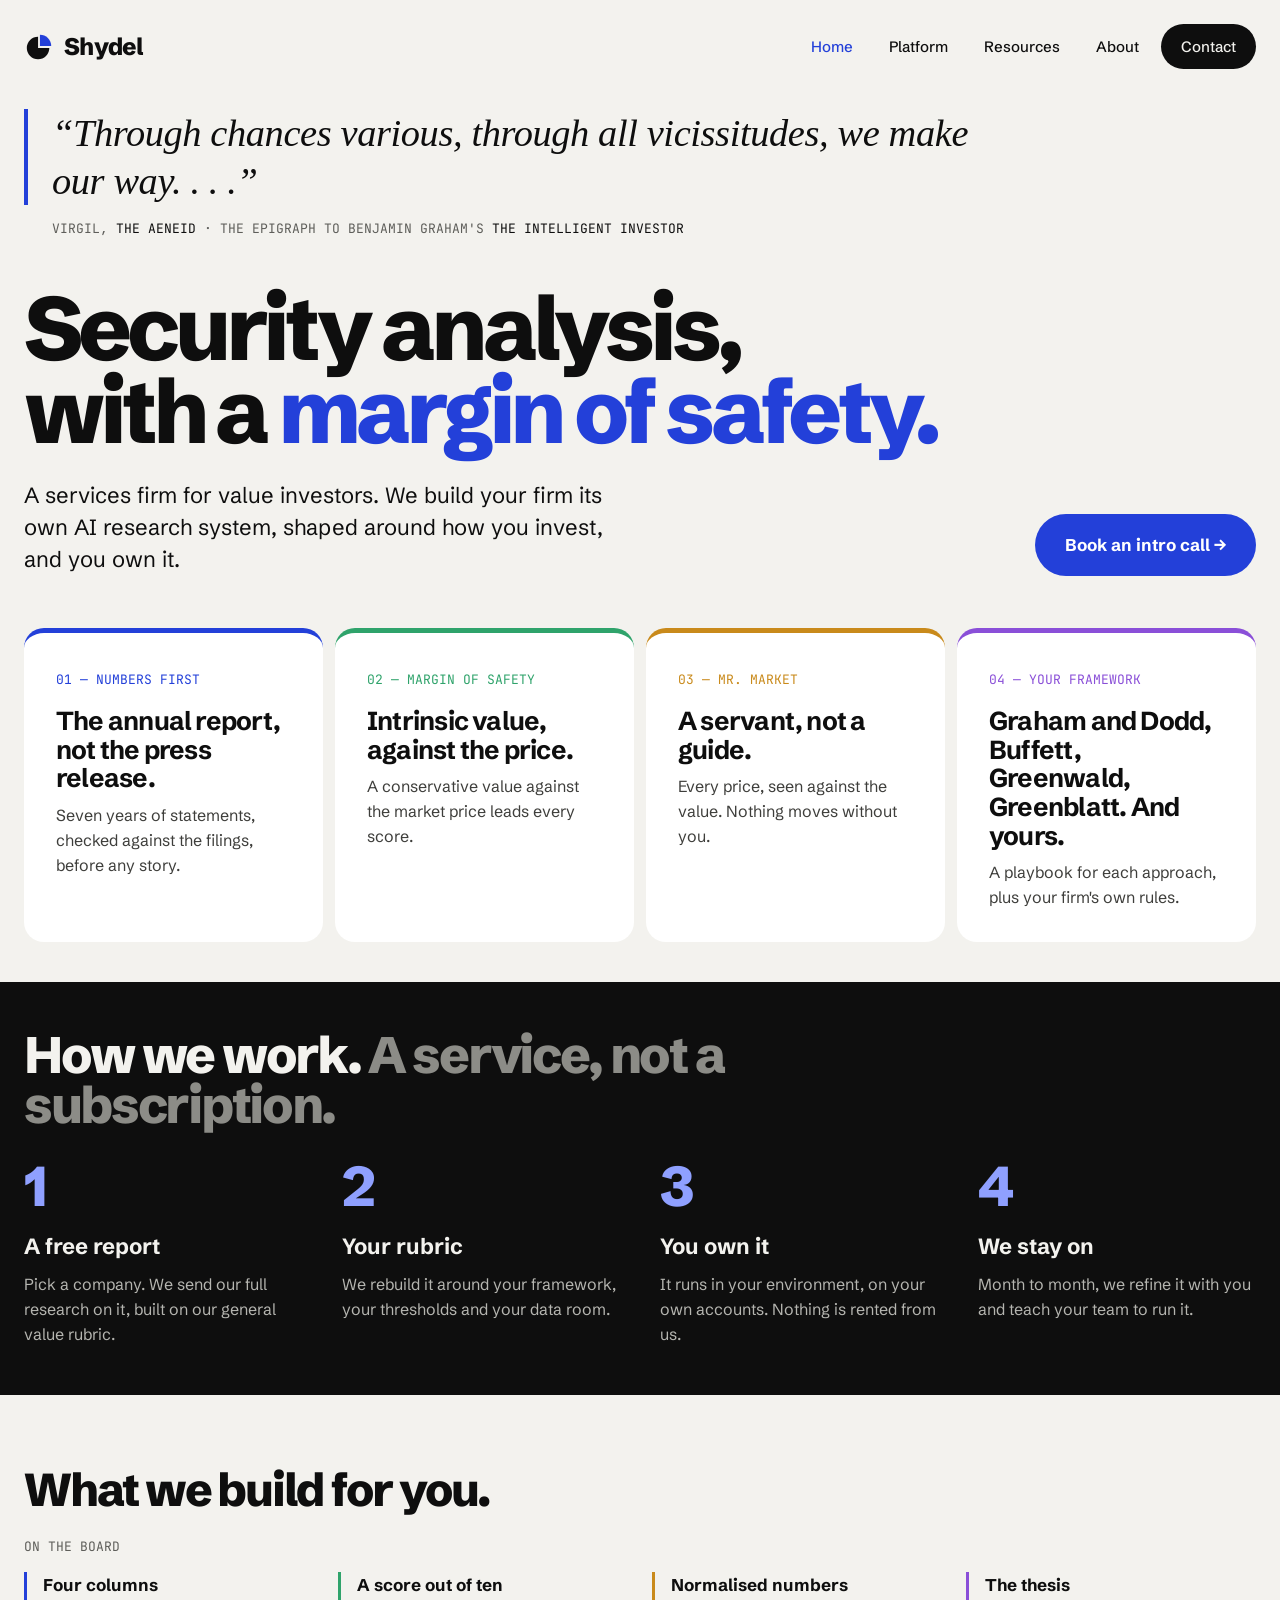
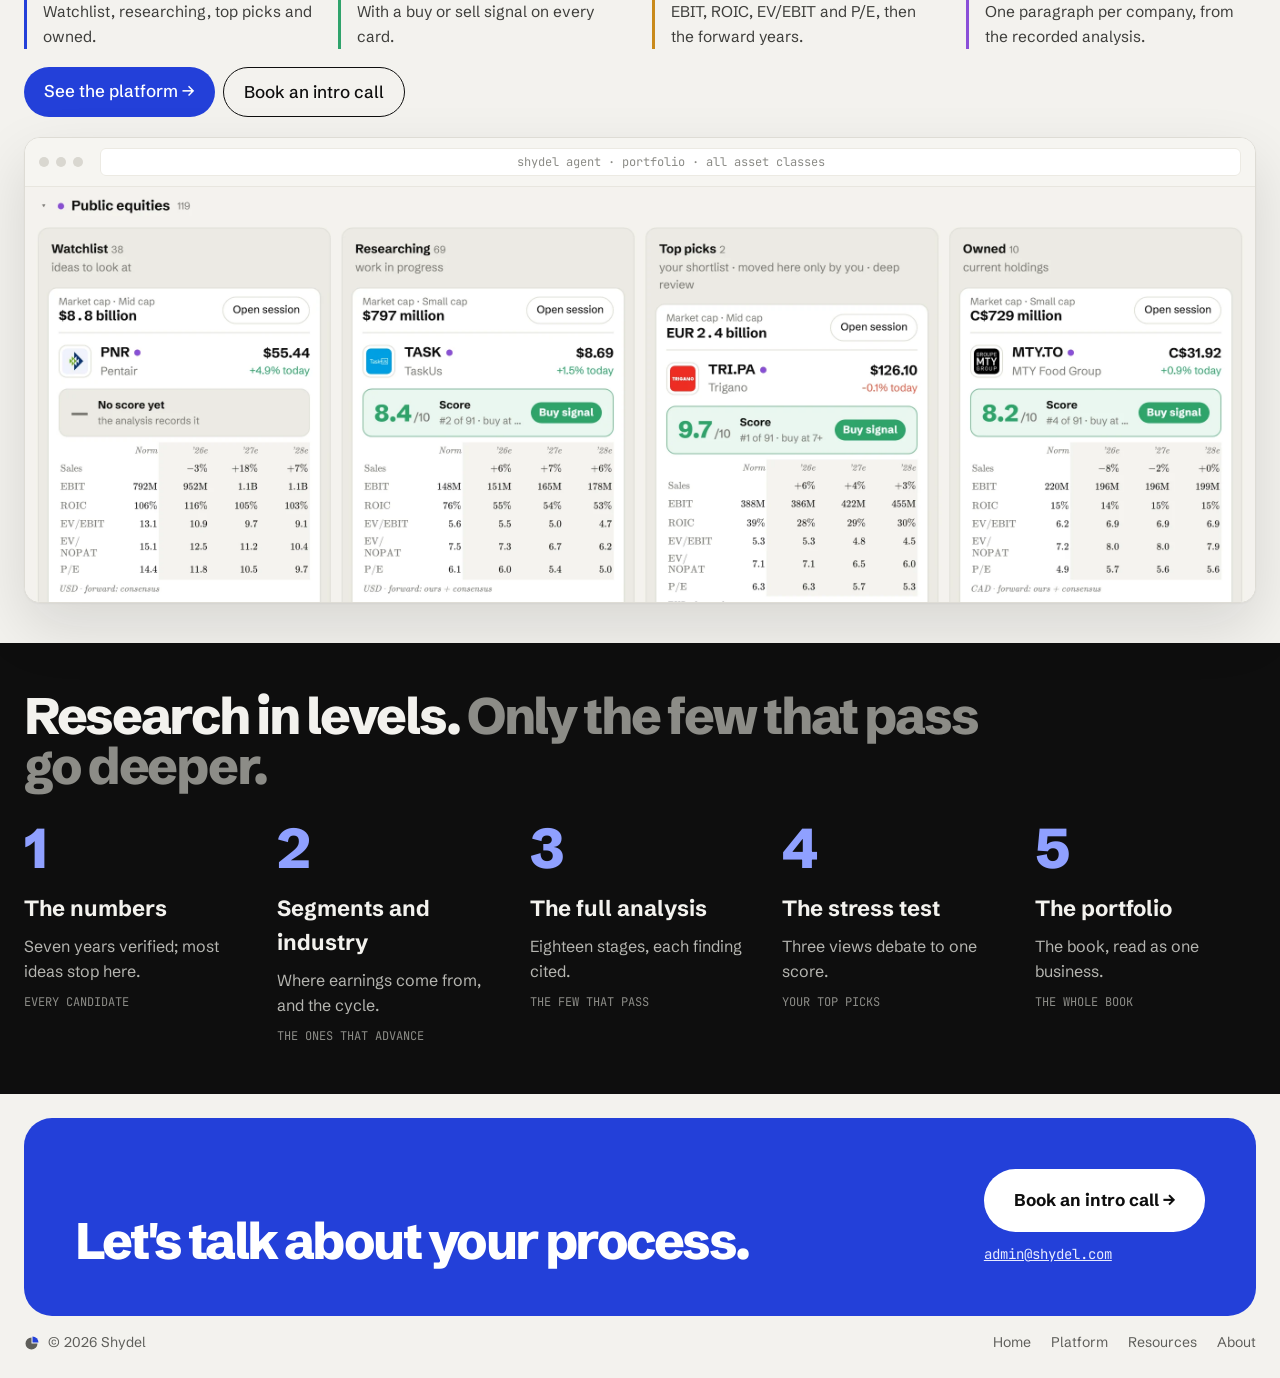
<file: index.html>
<!doctype html>
<html lang="en">
<head>
  <meta charset="utf-8">
  <meta name="viewport" content="width=device-width, initial-scale=1">
  <title>Shydel — AI research systems, built for value investors</title>
  <meta name="description" content="Shydel is a services firm for value investors: we build your firm its own AI research system, shaped around your framework and rules, and you own it. Verified numbers first, an explicit margin of safety on every name.">
  <link rel="icon" href="assets/favicon.svg" type="image/svg+xml">
  <link rel="apple-touch-icon" href="assets/apple-touch-icon.png">
  <meta property="og:type" content="website">
  <meta property="og:site_name" content="Shydel">
  <meta property="og:title" content="Shydel — AI research systems, built for value investors">
  <meta property="og:description" content="Shydel is a services firm for value investors: we build your firm its own AI research system, shaped around your framework and rules, and you own it. Verified numbers first, an explicit margin of safety on every name.">
  <meta property="og:url" content="https://www.shydel.com/index.html">
  <meta property="og:image" content="https://www.shydel.com/assets/og-image.png">
  <meta property="og:image:width" content="1200">
  <meta property="og:image:height" content="630">
  <meta name="twitter:card" content="summary_large_image">
  <link rel="preconnect" href="https://fonts.googleapis.com">
  <link rel="preconnect" href="https://fonts.gstatic.com" crossorigin>
  <link href="https://fonts.googleapis.com/css2?family=Schibsted+Grotesk:wght@400;500;700;800&family=JetBrains+Mono:wght@400;500&display=swap" rel="stylesheet">
  <script>document.documentElement.className += " js";</script>
  <link rel="stylesheet" href="styles.css">
</head>
<body>

<header class="wrap header">
  <a href="index.html" class="logo"><svg class="logo-mark" viewBox="0 0 64 64" aria-hidden="true"><path d="M30.0 34.0 L54.0 34.0 A24.0 24.0 0 1 1 30.0 10.0 Z" fill="currentColor"/><path d="M34.0 30.0 L34.0 6.0 A24.0 24.0 0 0 1 58.0 30.0 Z" fill="#2340D9"/></svg>Shydel</a>
  <nav class="nav">
    <a href="index.html" class="nav-link nav-keep" aria-current="page">Home</a>
    <a href="platform.html" class="nav-link nav-keep">Platform</a>
    <a href="resources.html" class="nav-link nav-keep">Resources</a>
    <a href="about.html" class="nav-link nav-keep">About</a>
    <a href="#contact" class="pill pill-dark">Contact</a>
  </nav>
</header>

<main>
  <figure class="wrap epigraph">
    <blockquote>“Through chances various, through all vicissitudes, we make our way. . . .”</blockquote>
    <figcaption>Virgil, <cite>The Aeneid</cite> · the epigraph to Benjamin Graham's <cite>The Intelligent Investor</cite></figcaption>
  </figure>

  <section class="wrap hero">
    <h1>Security analysis,<br>with a <span class="accent">margin of safety.</span></h1>
    <div class="hero-foot">
      <p class="lede">A services firm for value investors. We build your firm its own AI research system, shaped around how you invest, and you own it.</p>
      <a href="https://bookings.cloud.microsoft/book/Shydel1@shydel.com/" target="_blank" rel="noopener" class="pill pill-accent pill-lg">Book an intro call →</a>
    </div>
  </section>

  <section class="wrap principles">
    <div class="use-grid">
      <article class="use" style="--c: var(--pe)">
        <span class="tag">01 — Numbers first</span>
        <h3>The annual report, not the press release.</h3>
        <p>Seven years of statements, checked against the filings, before any story.</p>
      </article>
      <article class="use" style="--c: var(--re)">
        <span class="tag">02 — Margin of safety</span>
        <h3>Intrinsic value, against the price.</h3>
        <p>A conservative value against the market price leads every score.</p>
      </article>
      <article class="use" style="--c: var(--fi)">
        <span class="tag">03 — Mr. Market</span>
        <h3>A servant, not a guide.</h3>
        <p>Every price, seen against the value. Nothing moves without you.</p>
      </article>
      <article class="use" style="--c: var(--eq)">
        <span class="tag">04 — Your framework</span>
        <h3>Graham and Dodd, Buffett, Greenwald, Greenblatt. And yours.</h3>
        <p>A playbook for each approach, plus your firm's own rules.</p>
      </article>
    </div>
  </section>

  <section class="approach">
    <div class="wrap">
      <h2>How we work. <span class="muted">A service, not a subscription.</span></h2>
      <ol class="steps">
        <li><span class="step-num">1</span><h3>A free report</h3><p>Pick a company. We send our full research on it, built on our general value rubric.</p></li>
        <li><span class="step-num">2</span><h3>Your rubric</h3><p>We rebuild it around your framework, your thresholds and your data room.</p></li>
        <li><span class="step-num">3</span><h3>You own it</h3><p>It runs in your environment, on your own accounts. Nothing is rented from us.</p></li>
        <li><span class="step-num">4</span><h3>We stay on</h3><p>Month to month, we refine it with you and teach your team to run it.</p></li>
      </ol>
    </div>
  </section>

  <section class="wrap meet" style="padding-top: 72px">
    <div class="section-head">
      <h2>What we build for you.</h2>
    </div>
    <div class="shot-split">
    <figure class="frame">
      <div class="frame-bar"><i></i><i></i><i></i><span class="frame-url">shydel agent · portfolio · all asset classes</span></div>
      <img src="assets/app/vi-board.webp" alt="The Shydel Agent portfolio board: the book by weight, then the public equities lane with Watchlist, Researching, Top picks and Owned columns. Each card carries a score out of ten, a buy signal and normalised EBIT, ROIC, EV/EBIT and P/E." width="1352" height="456" style="width: 1352px" loading="lazy">
    </figure>
    <aside class="legend">
      <span class="tag">On the board</span>
      <ol>
        <li style="--c: var(--pe)"><b>Four columns</b>Watchlist, researching, top picks and owned.</li>
        <li style="--c: var(--re)"><b>A score out of ten</b>With a buy or sell signal on every card.</li>
        <li style="--c: var(--fi)"><b>Normalised numbers</b>EBIT, ROIC, EV/EBIT and P/E, then the forward years.</li>
        <li style="--c: var(--eq)"><b>The thesis</b>One paragraph per company, from the recorded analysis.</li>
      </ol>
      <div class="meet-links">
      <a href="platform.html" class="pill pill-accent">See the platform →</a>
      <a href="https://bookings.cloud.microsoft/book/Shydel1@shydel.com/" target="_blank" rel="noopener" class="pill pill-outline">Book an intro call</a>
    </div>
    </aside>
    </div>
  </section>

  <section class="approach">
    <div class="wrap">
      <h2>Research in levels. <span class="muted">Only the few that pass go deeper.</span></h2>
      <ol class="steps steps-5">
        <li><span class="step-num">1</span><h3>The numbers</h3><p>Seven years verified; most ideas stop here.</p><span class="step-tag">every candidate</span></li>
        <li><span class="step-num">2</span><h3>Segments and industry</h3><p>Where earnings come from, and the cycle.</p><span class="step-tag">the ones that advance</span></li>
        <li><span class="step-num">3</span><h3>The full analysis</h3><p>Eighteen stages, each finding cited.</p><span class="step-tag">the few that pass</span></li>
        <li><span class="step-num">4</span><h3>The stress test</h3><p>Three views debate to one score.</p><span class="step-tag">your top picks</span></li>
        <li><span class="step-num">5</span><h3>The portfolio</h3><p>The book, read as one business.</p><span class="step-tag">the whole book</span></li>
      </ol>
    </div>
  </section>

  <section id="contact" class="wrap cta-gap">
    <div class="cta">
      <h2>Let's talk about your process.</h2>
      <div class="cta-side">
        <a href="https://bookings.cloud.microsoft/book/Shydel1@shydel.com/" target="_blank" rel="noopener" class="pill pill-light pill-lg">Book an intro call →</a>
        <a href="mailto:admin@shydel.com" class="cta-email">admin@shydel.com</a>
      </div>
    </div>
  </section>
</main>

<footer class="wrap footer">
  <span class="footer-brand"><svg class="footer-mark" viewBox="0 0 64 64" aria-hidden="true"><path d="M30.0 34.0 L54.0 34.0 A24.0 24.0 0 1 1 30.0 10.0 Z" fill="currentColor"/><path d="M34.0 30.0 L34.0 6.0 A24.0 24.0 0 0 1 58.0 30.0 Z" fill="#2340D9"/></svg>© 2026 Shydel</span>
  <nav class="footer-nav">
    <a href="index.html">Home</a>
    <a href="platform.html">Platform</a>
    <a href="resources.html">Resources</a>
    <a href="about.html">About</a>
  </nav>
</footer>

<script src="site.js" defer></script>
</body>
</html>
</file>
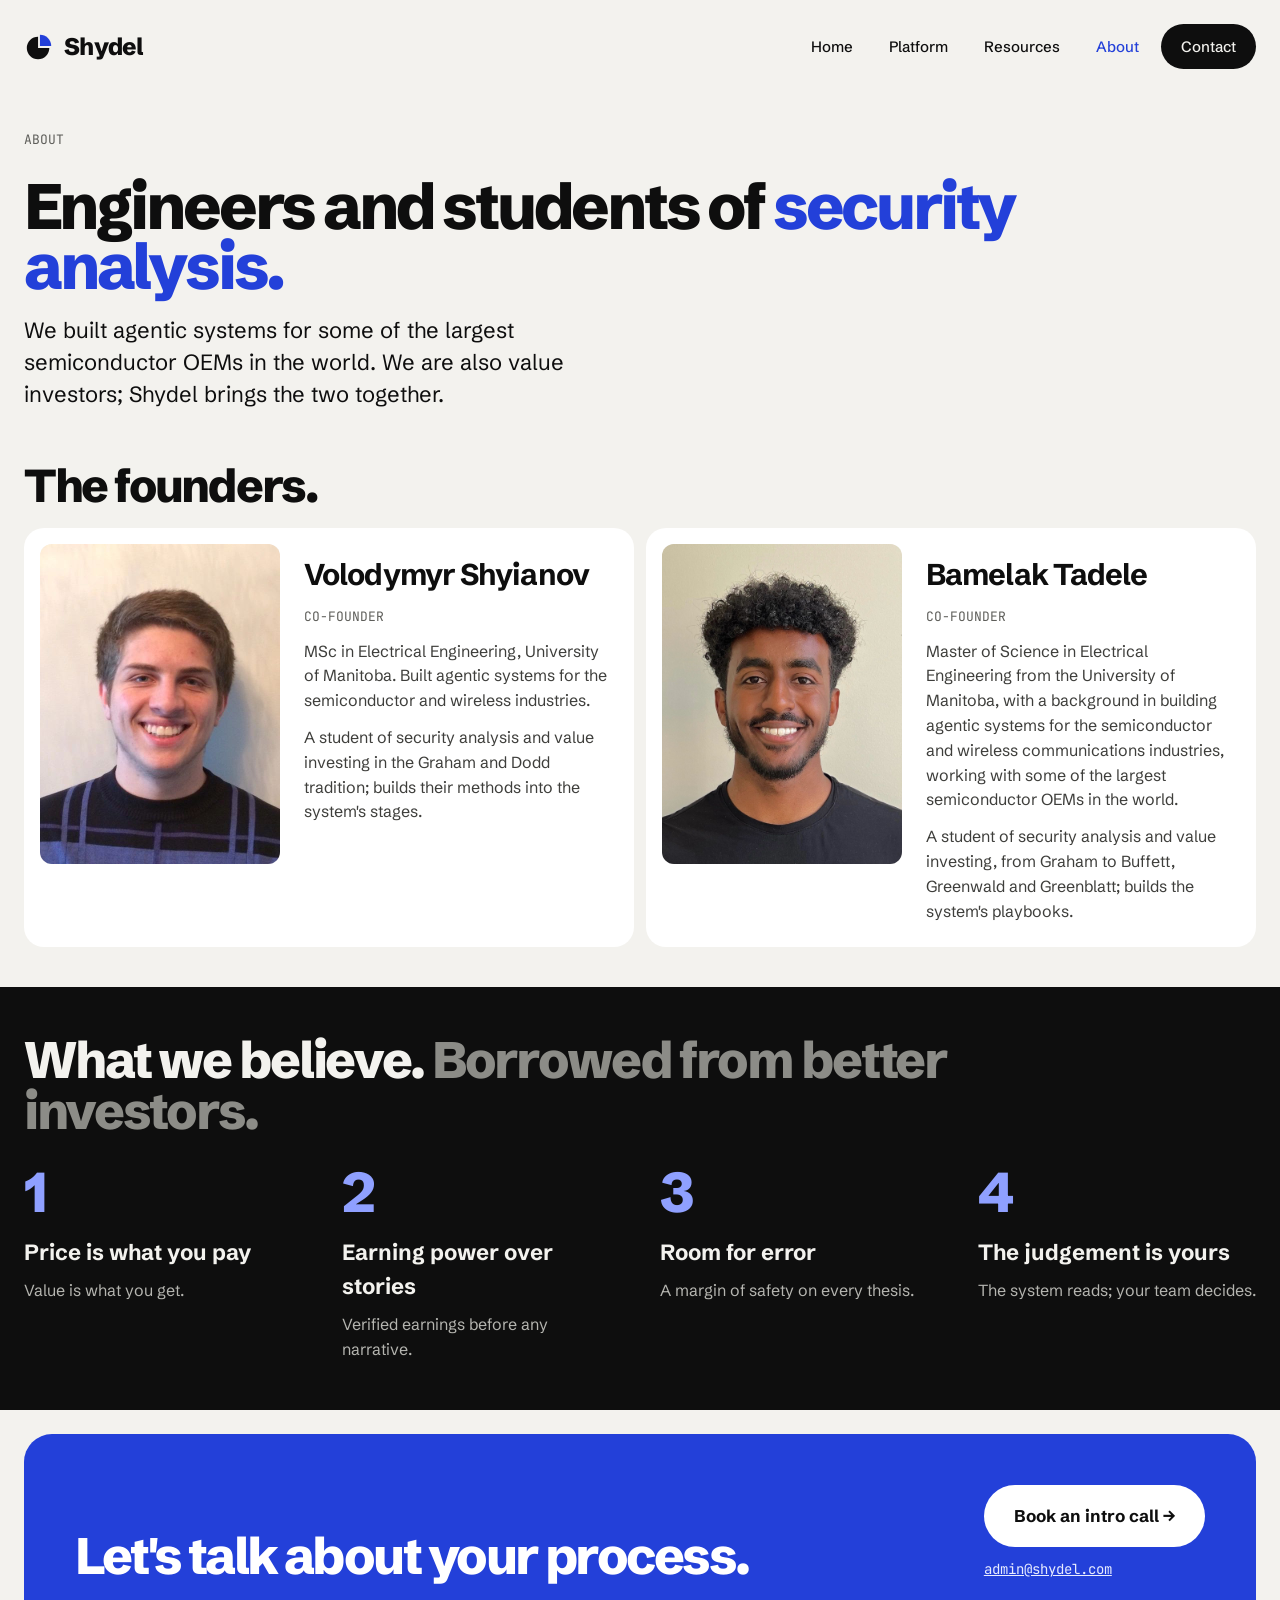
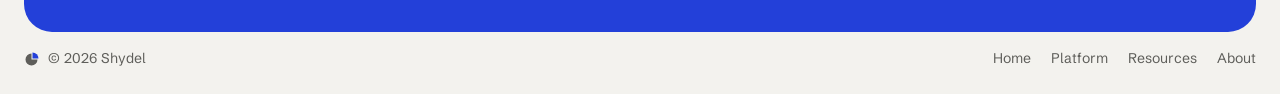
<file: about.html>
<!doctype html>
<html lang="en">
<head>
  <meta charset="utf-8">
  <meta name="viewport" content="width=device-width, initial-scale=1">
  <title>About — Shydel</title>
  <meta name="description" content="The founders of Shydel: engineers and students of security analysis and value investing, running a services firm that builds value investment firms their own AI research systems.">
  <link rel="icon" href="assets/favicon.svg" type="image/svg+xml">
  <link rel="apple-touch-icon" href="assets/apple-touch-icon.png">
  <meta property="og:type" content="website">
  <meta property="og:site_name" content="Shydel">
  <meta property="og:title" content="About — Shydel">
  <meta property="og:description" content="The founders of Shydel: engineers and students of security analysis and value investing, running a services firm that builds value investment firms their own AI research systems.">
  <meta property="og:url" content="https://www.shydel.com/about.html">
  <meta property="og:image" content="https://www.shydel.com/assets/og-image.png">
  <meta property="og:image:width" content="1200">
  <meta property="og:image:height" content="630">
  <meta name="twitter:card" content="summary_large_image">
  <link rel="preconnect" href="https://fonts.googleapis.com">
  <link rel="preconnect" href="https://fonts.gstatic.com" crossorigin>
  <link href="https://fonts.googleapis.com/css2?family=Schibsted+Grotesk:wght@400;500;700;800&family=JetBrains+Mono:wght@400;500&display=swap" rel="stylesheet">
  <link rel="stylesheet" href="styles.css">
</head>
<body>

<header class="wrap header">
  <a href="index.html" class="logo"><svg class="logo-mark" viewBox="0 0 64 64" aria-hidden="true"><path d="M30.0 34.0 L54.0 34.0 A24.0 24.0 0 1 1 30.0 10.0 Z" fill="currentColor"/><path d="M34.0 30.0 L34.0 6.0 A24.0 24.0 0 0 1 58.0 30.0 Z" fill="#2340D9"/></svg>Shydel</a>
  <nav class="nav">
    <a href="index.html" class="nav-link nav-keep">Home</a>
    <a href="platform.html" class="nav-link nav-keep">Platform</a>
    <a href="resources.html" class="nav-link nav-keep">Resources</a>
    <a href="about.html" class="nav-link nav-keep" aria-current="page">About</a>
    <a href="#contact" class="pill pill-dark">Contact</a>
  </nav>
</header>

<main>
  <section class="wrap page-hero">
    <span class="tag">About</span>
    <h1>Engineers and students of <span class="accent">security analysis.</span></h1>
    <p class="lede">We built agentic systems for some of the largest semiconductor OEMs in the world. We are also value investors; Shydel brings the two together.</p>
  </section>

  <section class="wrap team">
    <div class="section-head">
      <h2>The founders.</h2>
    </div>
    <div class="team-grid">
      <article class="person">
        <img src="assets/team/volodymyr.jpg" alt="Volodymyr Shyianov" loading="lazy">
        <div class="person-body">
          <div class="person-name"><h3>Volodymyr Shyianov</h3><span class="tag">Co-founder</span></div>
          <p>MSc in Electrical Engineering, University of Manitoba. Built agentic systems for the semiconductor and wireless industries.</p>
          <p>A student of security analysis and value investing in the Graham and Dodd tradition; builds their methods into the system's stages.</p>
        </div>
      </article>
      <article class="person">
        <img src="assets/team/bamelak.jpg" alt="Bamelak Tadele" loading="lazy">
        <div class="person-body">
          <div class="person-name"><h3>Bamelak Tadele</h3><span class="tag">Co-founder</span></div>
          <p>Master of Science in Electrical Engineering from the University of Manitoba, with a background in building agentic systems for the semiconductor and wireless communications industries, working with some of the largest semiconductor OEMs in the world.</p>
          <p>A student of security analysis and value investing, from Graham to Buffett, Greenwald and Greenblatt; builds the system's playbooks.</p>
        </div>
      </article>
    </div>
  </section>

  <section class="approach">
    <div class="wrap">
      <h2>What we believe. <span class="muted">Borrowed from better investors.</span></h2>
      <ol class="steps">
        <li><span class="step-num">1</span><h3>Price is what you pay</h3><p>Value is what you get.</p></li>
        <li><span class="step-num">2</span><h3>Earning power over stories</h3><p>Verified earnings before any narrative.</p></li>
        <li><span class="step-num">3</span><h3>Room for error</h3><p>A margin of safety on every thesis.</p></li>
        <li><span class="step-num">4</span><h3>The judgement is yours</h3><p>The system reads; your team decides.</p></li>
      </ol>
    </div>
  </section>

  <section id="contact" class="wrap cta-gap">
    <div class="cta">
      <h2>Let's talk about your process.</h2>
      <div class="cta-side">
        <a href="https://bookings.cloud.microsoft/book/Shydel1@shydel.com/" target="_blank" rel="noopener" class="pill pill-light pill-lg">Book an intro call →</a>
        <a href="mailto:admin@shydel.com" class="cta-email">admin@shydel.com</a>
      </div>
    </div>
  </section>
</main>

<footer class="wrap footer">
  <span class="footer-brand"><svg class="footer-mark" viewBox="0 0 64 64" aria-hidden="true"><path d="M30.0 34.0 L54.0 34.0 A24.0 24.0 0 1 1 30.0 10.0 Z" fill="currentColor"/><path d="M34.0 30.0 L34.0 6.0 A24.0 24.0 0 0 1 58.0 30.0 Z" fill="#2340D9"/></svg>© 2026 Shydel</span>
  <nav class="footer-nav">
    <a href="index.html">Home</a>
    <a href="platform.html">Platform</a>
    <a href="resources.html">Resources</a>
    <a href="about.html">About</a>
  </nav>
</footer>

</body>
</html>
</file>
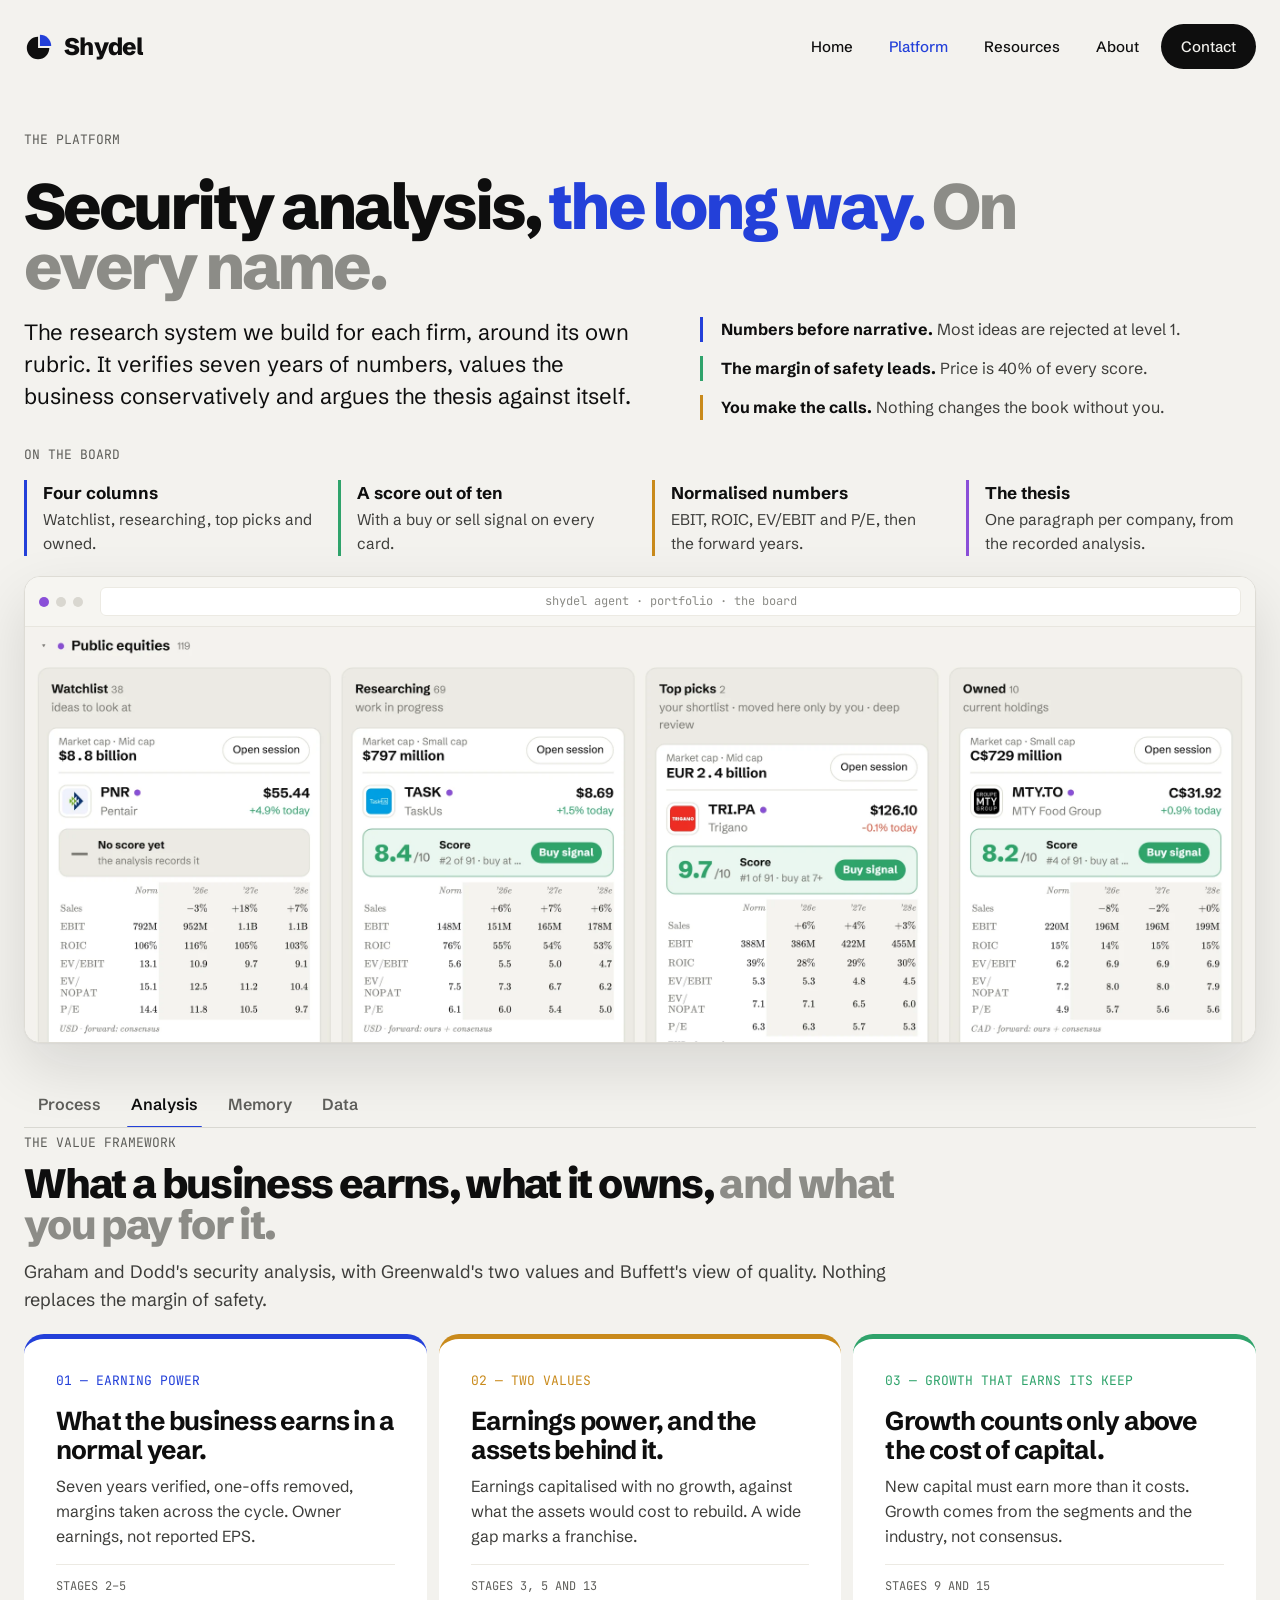
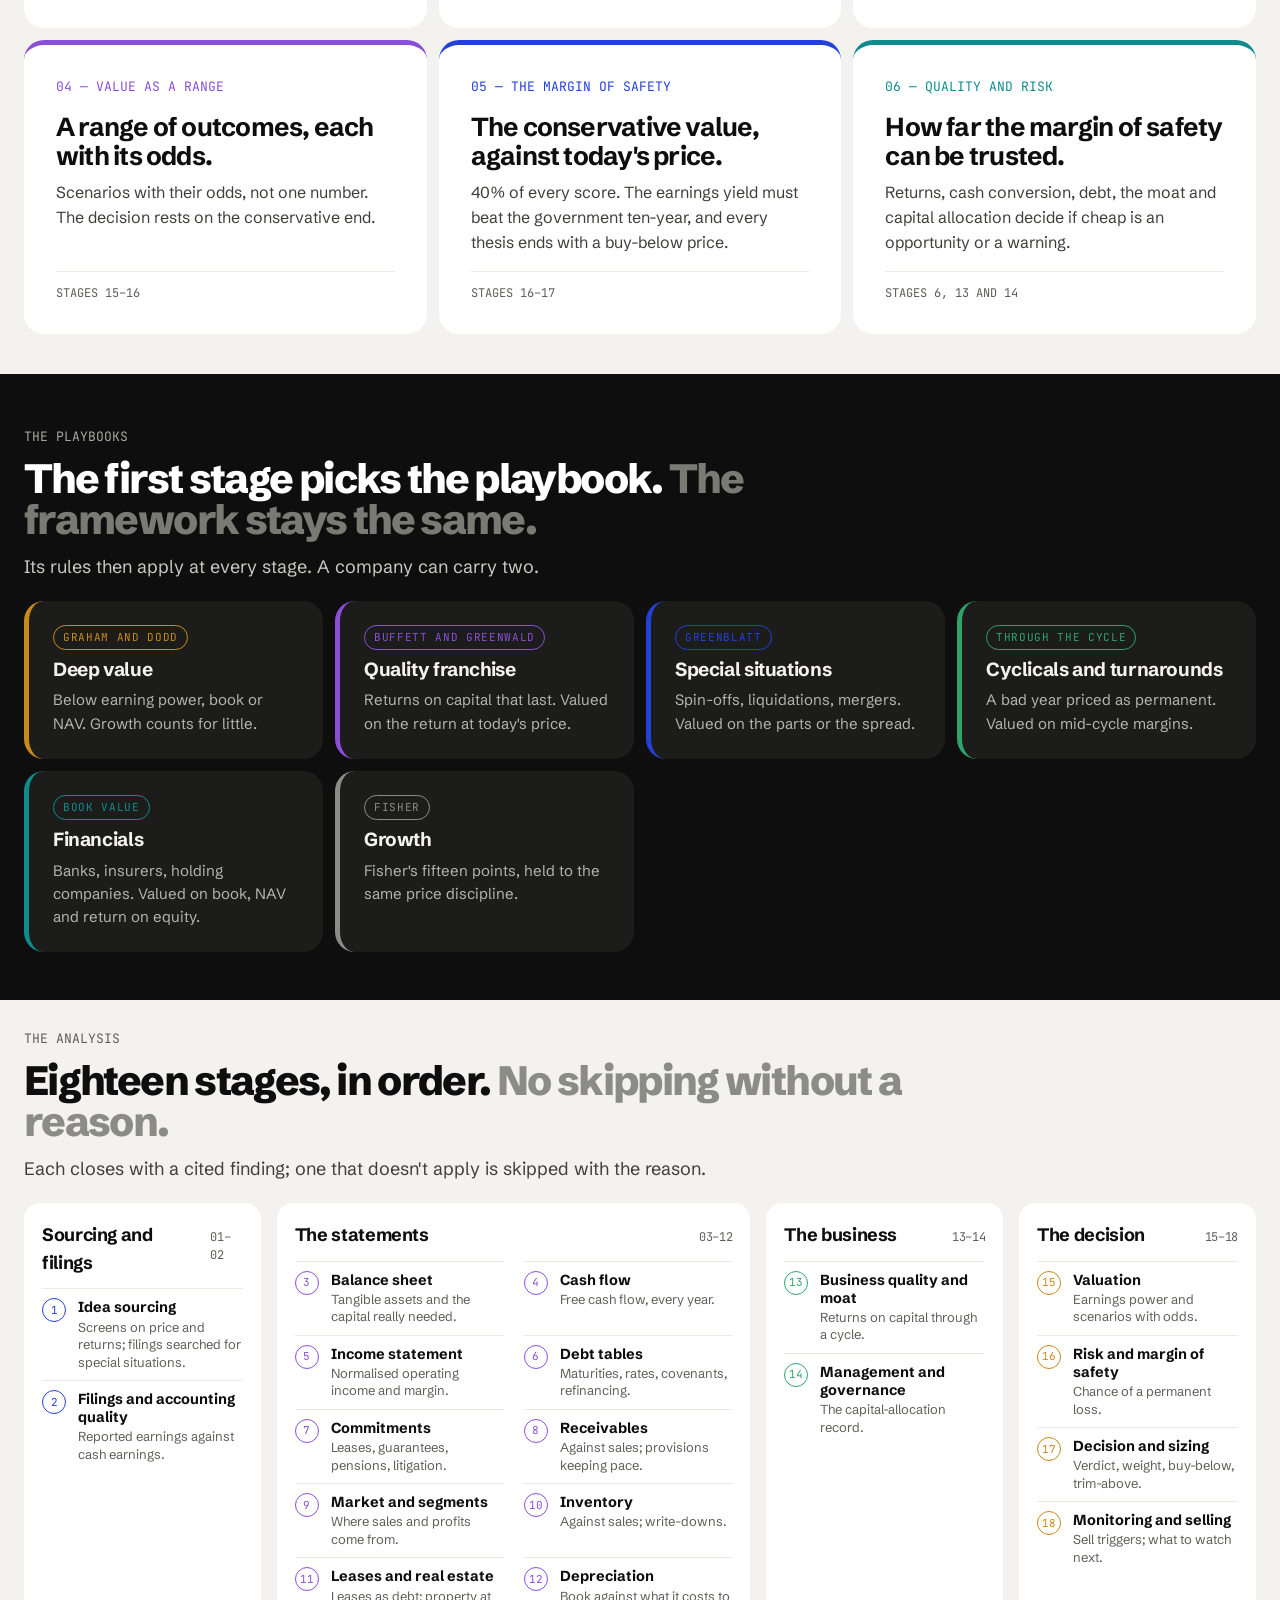
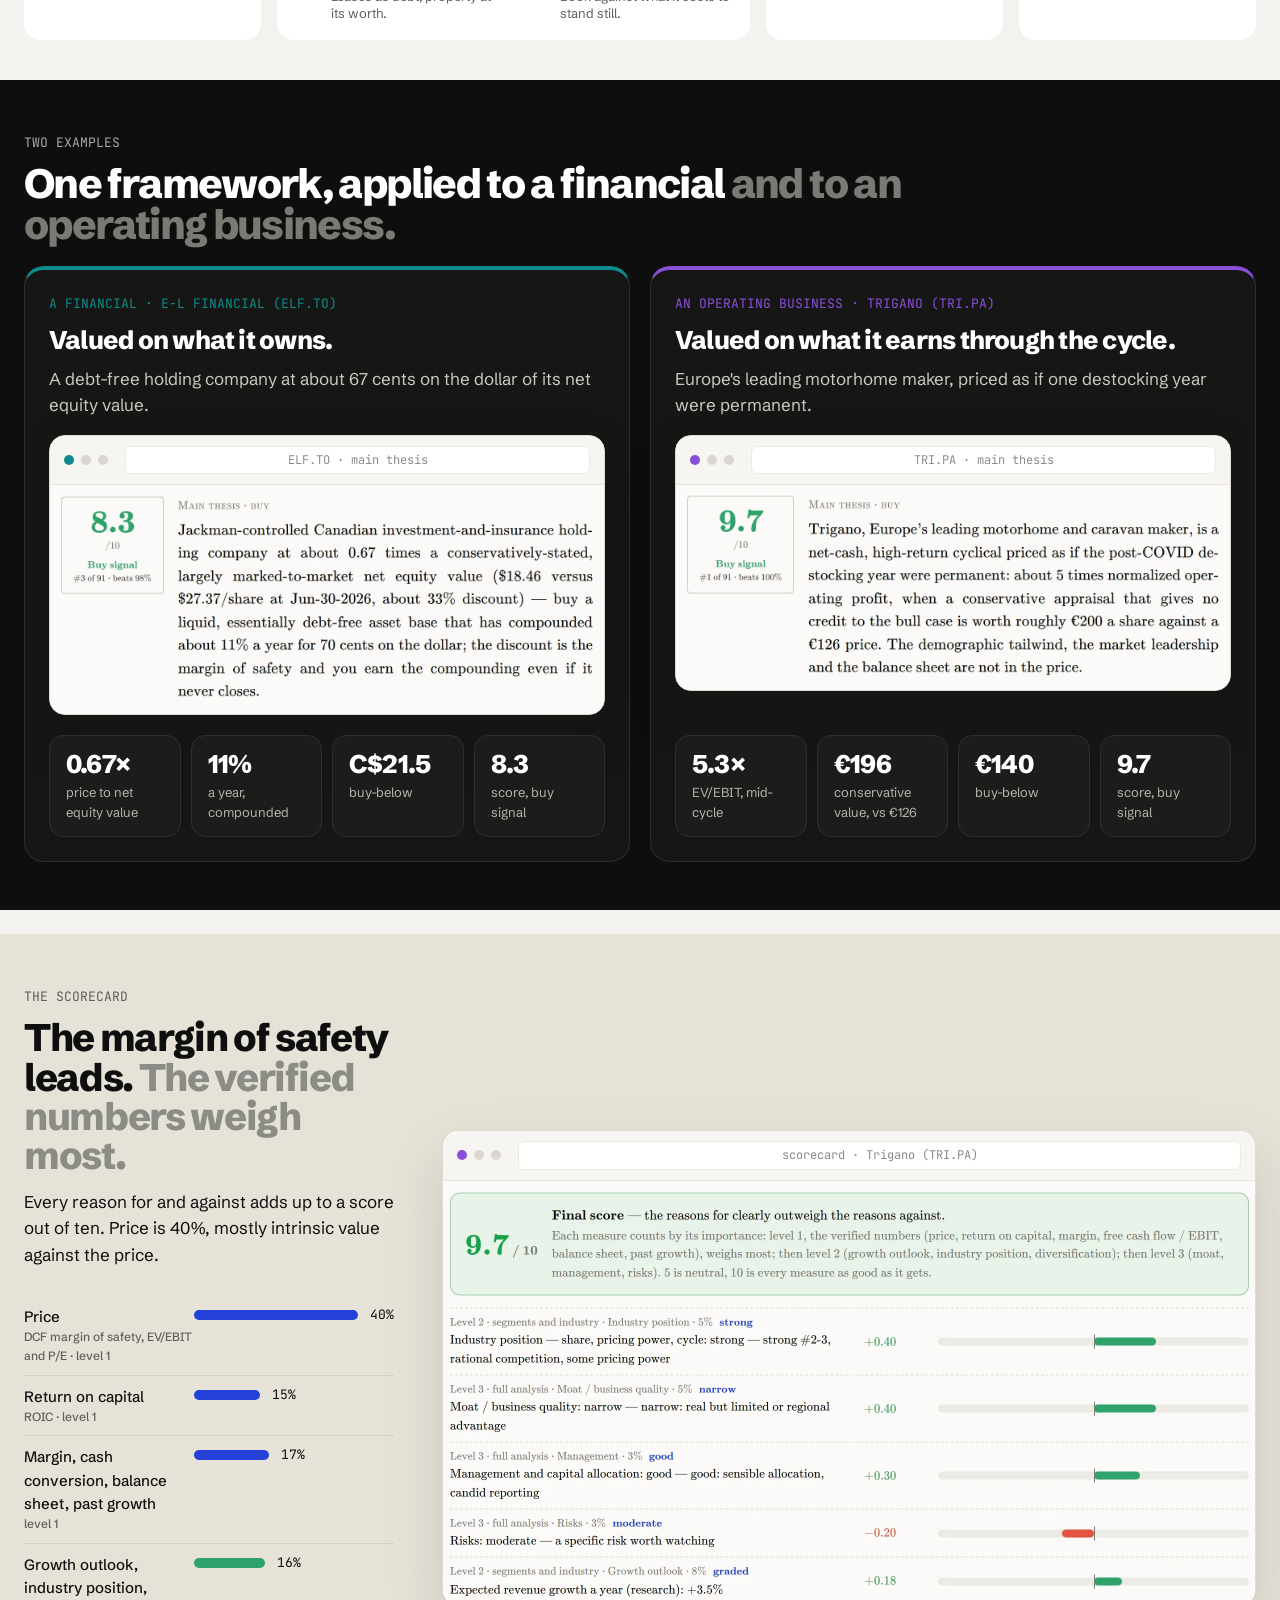
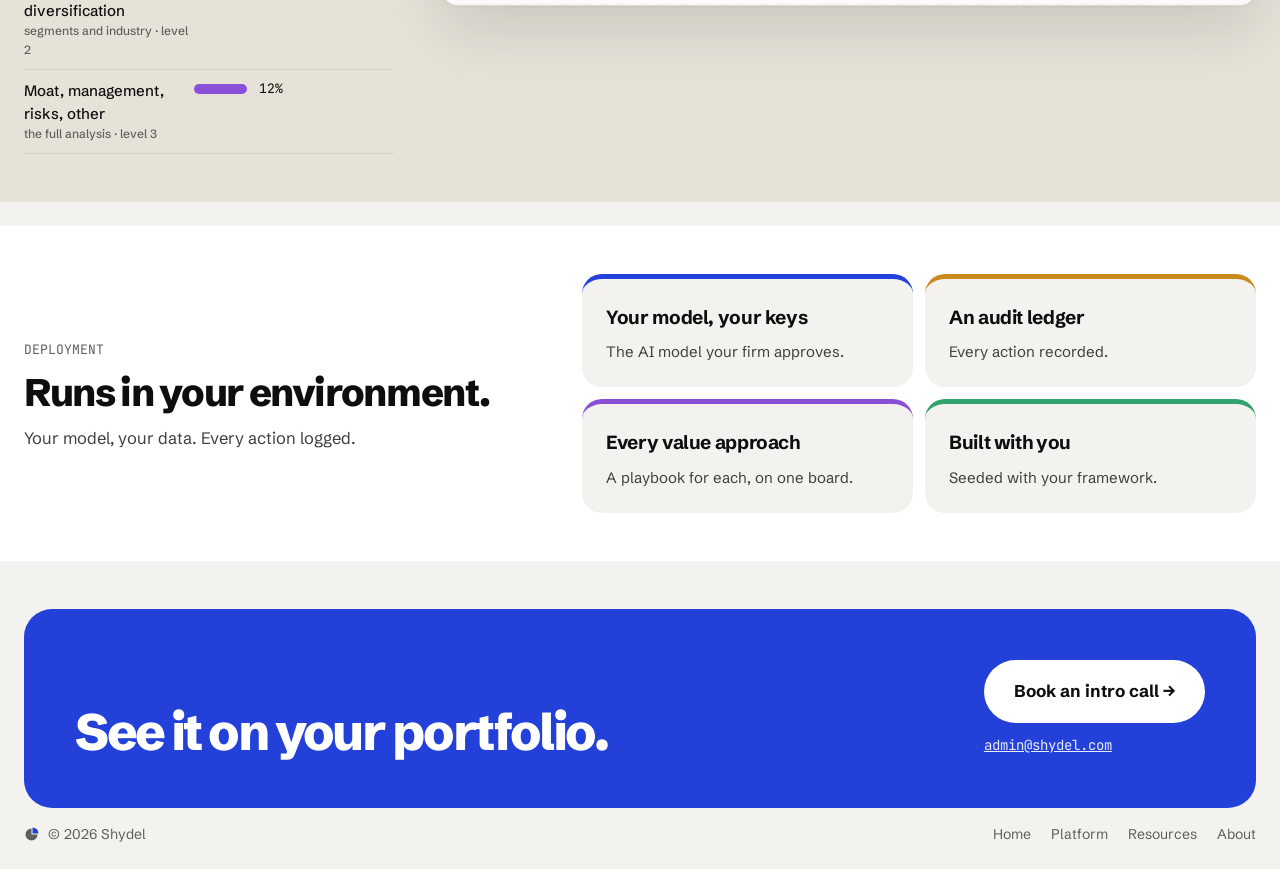
<file: assets.html>
<!doctype html>
<html lang="en">
<head>
  <meta charset="utf-8">
  <title>Shydel — the value framework</title>
  <meta name="robots" content="noindex">
  <link rel="canonical" href="https://www.shydel.com/platform.html#analysis">
  <meta http-equiv="refresh" content="0; url=platform.html#analysis">
  <script>location.replace("platform.html#analysis");</script>
</head>
<body>
  <p>This page has moved to <a href="platform.html#analysis">the value framework on the Platform page</a>.</p>
</body>
</html>
</file>
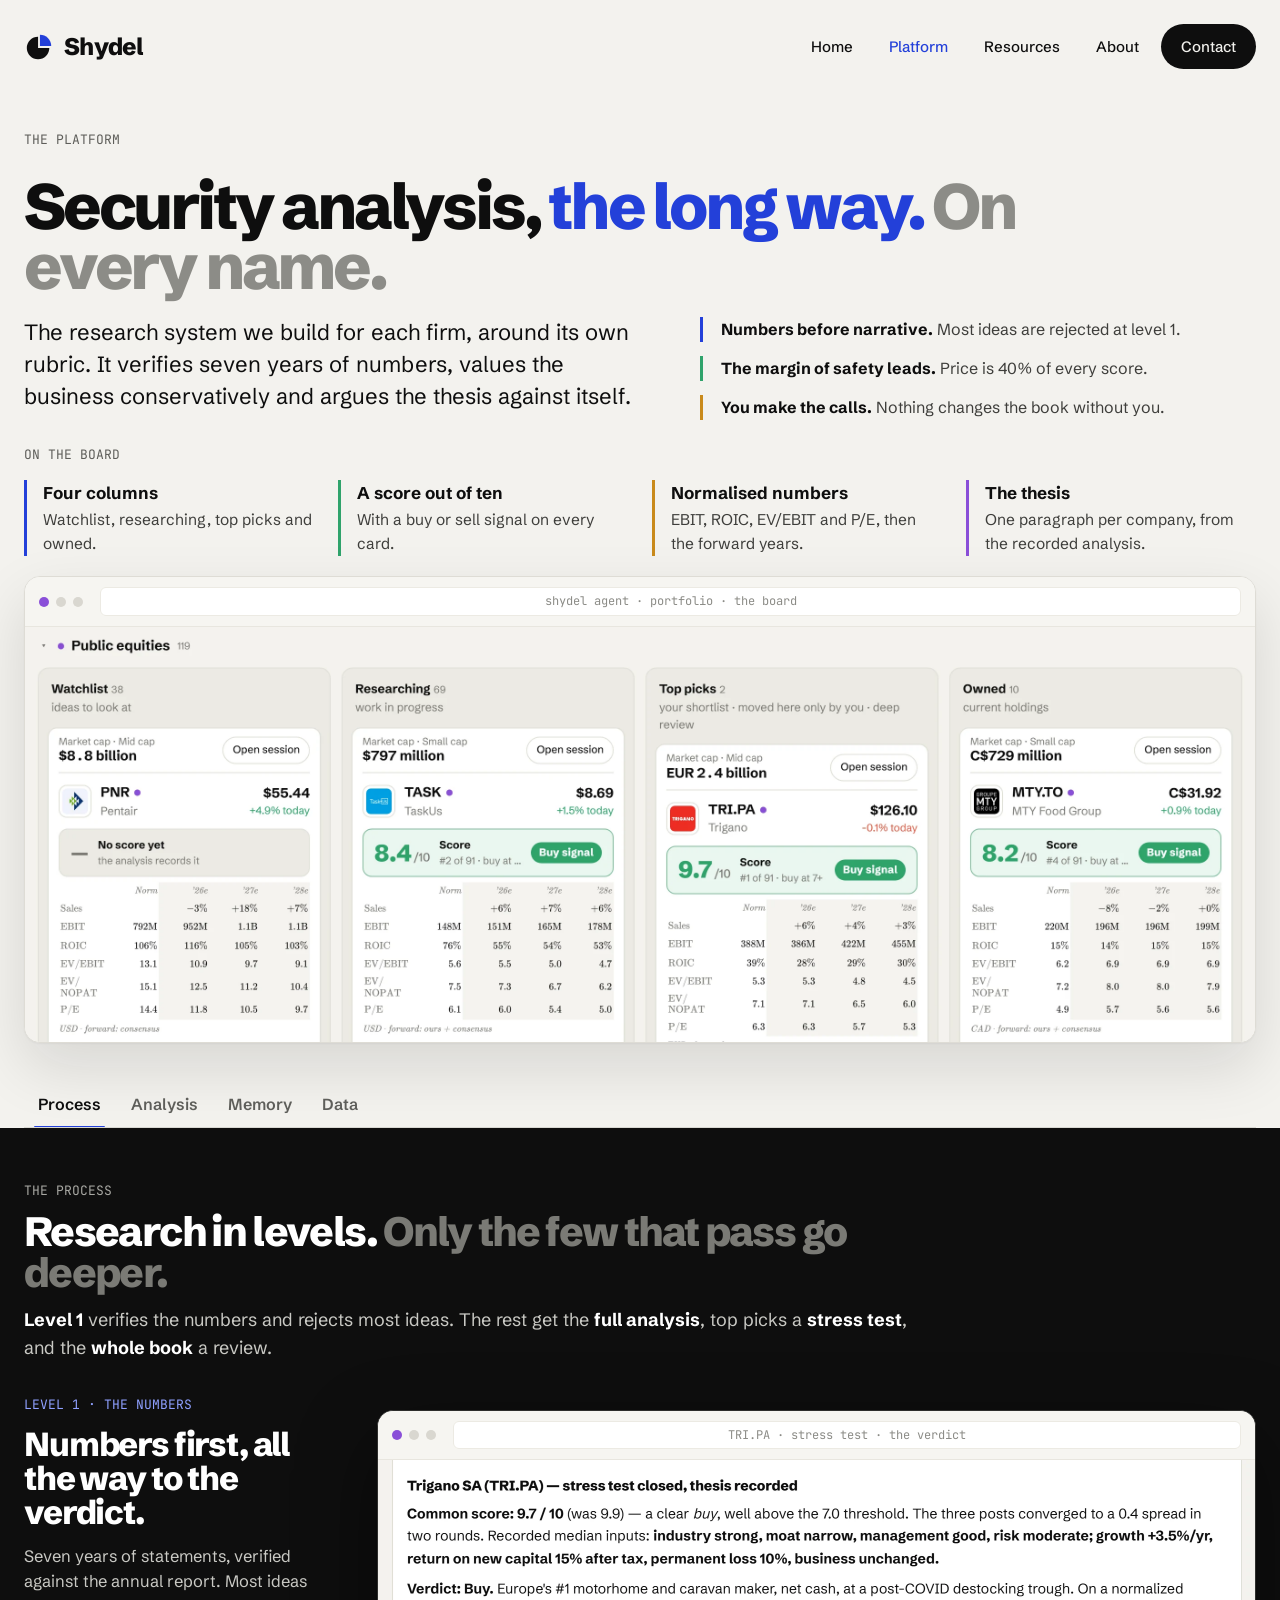
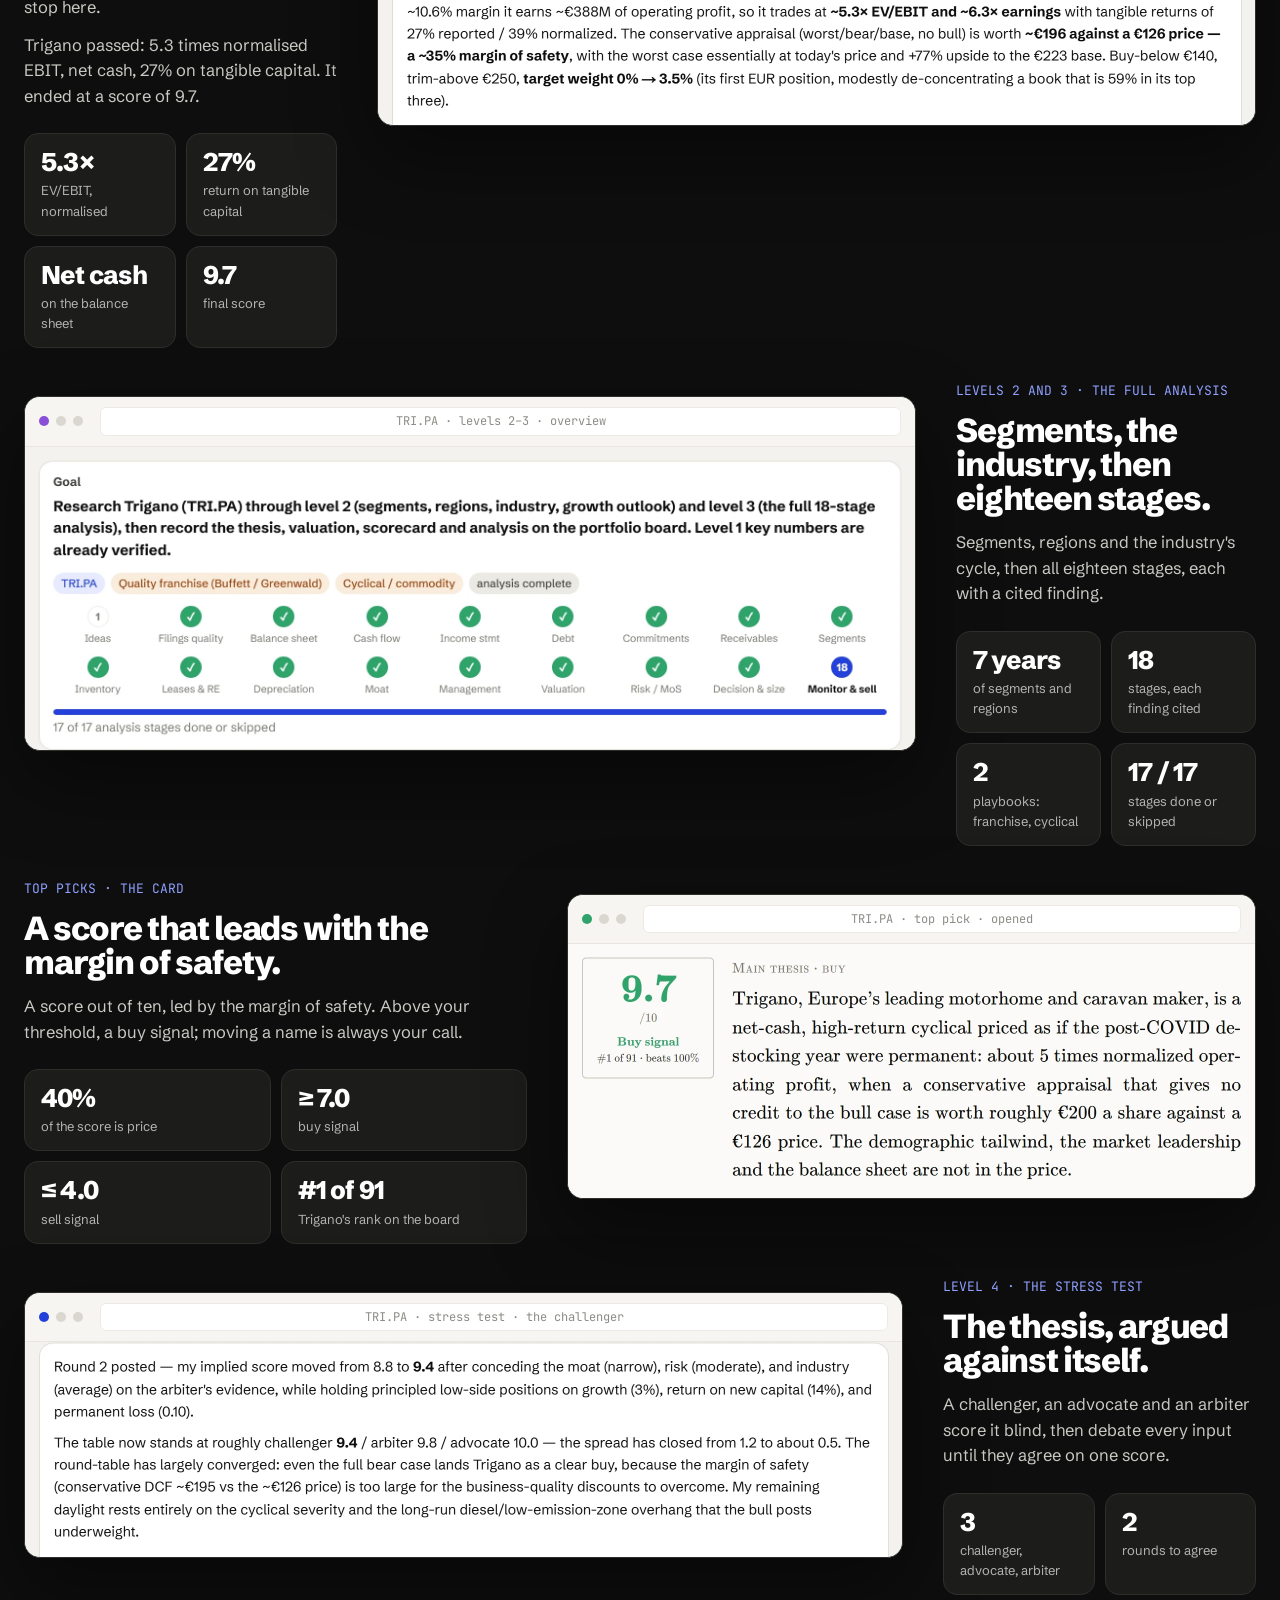
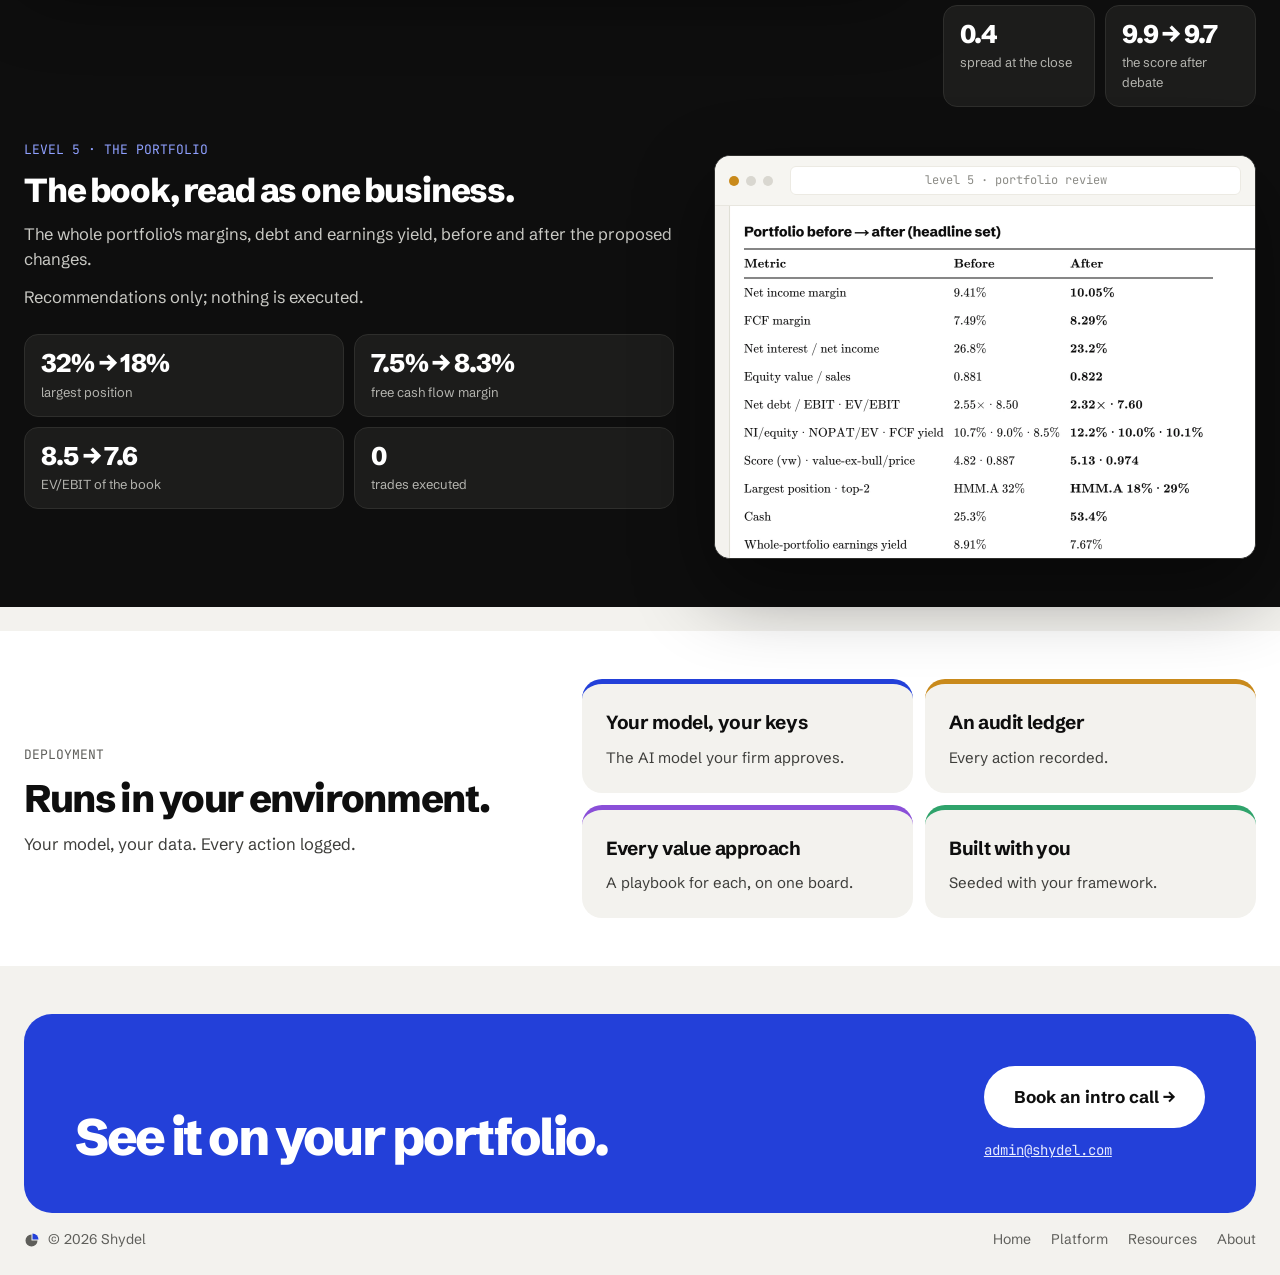
<file: platform.html>
<!doctype html>
<html lang="en">
<head>
  <meta charset="utf-8">
  <meta name="viewport" content="width=device-width, initial-scale=1">
  <title>Platform — Shydel</title>
  <meta name="description" content="Inside the Shydel Agent, the AI research system we build around each value firm's own framework: research in levels from verified numbers to the full 18-stage security analysis, a scorecard led by the margin of safety, stress tests on every top pick, and a review of the whole book.">
  <link rel="icon" href="assets/favicon.svg" type="image/svg+xml">
  <link rel="apple-touch-icon" href="assets/apple-touch-icon.png">
  <meta property="og:type" content="website">
  <meta property="og:site_name" content="Shydel">
  <meta property="og:title" content="Platform — Shydel">
  <meta property="og:description" content="Inside the Shydel Agent, the AI research system we build around each value firm's own framework: research in levels from verified numbers to the full 18-stage security analysis, a scorecard led by the margin of safety, stress tests on every top pick, and a review of the whole book.">
  <meta property="og:url" content="https://www.shydel.com/platform.html">
  <meta property="og:image" content="https://www.shydel.com/assets/og-image.png">
  <meta property="og:image:width" content="1200">
  <meta property="og:image:height" content="630">
  <meta name="twitter:card" content="summary_large_image">
  <script>document.documentElement.className += " js";</script>
  <link rel="preconnect" href="https://fonts.googleapis.com">
  <link rel="preconnect" href="https://fonts.gstatic.com" crossorigin>
  <link href="https://fonts.googleapis.com/css2?family=Schibsted+Grotesk:wght@400;500;700;800&family=JetBrains+Mono:wght@400;500&display=swap" rel="stylesheet">
  <link rel="stylesheet" href="styles.css">
</head>
<body>

<header class="wrap header">
  <a href="index.html" class="logo"><svg class="logo-mark" viewBox="0 0 64 64" aria-hidden="true"><path d="M30.0 34.0 L54.0 34.0 A24.0 24.0 0 1 1 30.0 10.0 Z" fill="currentColor"/><path d="M34.0 30.0 L34.0 6.0 A24.0 24.0 0 0 1 58.0 30.0 Z" fill="#2340D9"/></svg>Shydel</a>
  <nav class="nav">
    <a href="index.html" class="nav-link nav-keep">Home</a>
    <a href="platform.html" class="nav-link nav-keep" aria-current="page">Platform</a>
    <a href="resources.html" class="nav-link nav-keep">Resources</a>
    <a href="about.html" class="nav-link nav-keep">About</a>
    <a href="#contact" class="pill pill-dark">Contact</a>
  </nav>
</header>

<main>  <!-- Hero -->
  <section class="wrap page-hero hero-tight">
    <span class="tag">The platform</span>
    <h1>Security analysis, <span class="accent">the long way.</span> <span class="muted">On every name.</span></h1>
    <div class="hero-grid">
      <p class="lede">The research system we build for each firm, around its own rubric. It verifies seven years of numbers, values the business conservatively and argues the thesis against itself.</p>
      <ul class="hero-points">
        <li><b>Numbers before narrative.</b> Most ideas are rejected at level 1.</li>
        <li><b>The margin of safety leads.</b> Price is 40% of every score.</li>
        <li><b>You make the calls.</b> Nothing changes the book without you.</li>
      </ul>
    </div>
  </section>
  <section class="wrap hero-shot shot-split">
    <figure class="frame" style="--hue: var(--eq)">
<div class="frame-bar"><i></i><i></i><i></i><span class="frame-url">shydel agent · portfolio · the board</span></div>
<img src="assets/app/vi-board.webp" alt="The Shydel Agent portfolio board: the book by weight, then a lane with Watchlist, Researching, Top picks and Owned columns. Each card carries a score out of ten, a buy signal and normalised EBIT, ROIC, EV/EBIT and P/E." width="1352" height="456" style="width: 1352px" loading="eager">
</figure>
    <aside class="legend">
      <span class="tag">On the board</span>
      <ol>
        <li style="--c: var(--pe)"><b>Four columns</b>Watchlist, researching, top picks and owned.</li>
        <li style="--c: var(--re)"><b>A score out of ten</b>With a buy or sell signal on every card.</li>
        <li style="--c: var(--fi)"><b>Normalised numbers</b>EBIT, ROIC, EV/EBIT and P/E, then the forward years.</li>
        <li style="--c: var(--eq)"><b>The thesis</b>One paragraph per company, from the recorded analysis.</li>
      </ol>
    </aside>
  </section>


  <div class="ui-tabs asset-tabs overview-tabs" data-hash="true">
    <div class="wrap"><div class="ui-tablist" role="tablist" aria-label="Platform"><button class="ui-tab" role="tab" id="process-tab" aria-controls="process" aria-selected="true">Process</button><button class="ui-tab" role="tab" id="analysis-tab" aria-controls="analysis" aria-selected="false">Analysis</button><button class="ui-tab" role="tab" id="memory-tab" aria-controls="memory" aria-selected="false">Memory</button><button class="ui-tab" role="tab" id="data-tab" aria-controls="data" aria-selected="false">Data</button></div></div>
<div class="ui-panel asset-panel" role="tabpanel" id="process" aria-labelledby="process-tab">

  <!-- The research levels -->
  <section class="band-dark plat-band">
    <div class="wrap">
      <div class="plat-head">
        <span class="tag">The process</span>
        <h2>Research in levels. <span class="muted">Only the few that pass go deeper.</span></h2>
        <p><b>Level 1</b> verifies the numbers and rejects most ideas. The rest get the <b>full analysis</b>, top picks a <b>stress test</b>, and the <b>whole book</b> a review.</p>
      </div>

      <div class="zig">
        <div class="zig-text">
          <span class="tag">Level 1 · the numbers</span>
          <h3>Numbers first, all the way to the verdict.</h3>
          <p>Seven years of statements, verified against the annual report. Most ideas stop here.</p>
          <p>Trigano passed: 5.3 times normalised EBIT, net cash, 27% on tangible capital. It ended at a score of 9.7.</p>
          <dl class="kfig"><div><dt>5.3×</dt><dd>EV/EBIT, normalised</dd></div><div><dt>27%</dt><dd>return on tangible capital</dd></div><div><dt>Net cash</dt><dd>on the balance sheet</dd></div><div><dt>9.7</dt><dd>final score</dd></div></dl>
        </div>
        <div class="zig-media">
          <figure class="frame frame-on-dark" style="--hue: var(--eq)">
<div class="frame-bar"><i></i><i></i><i></i><span class="frame-url">TRI.PA · stress test · the verdict</span></div>
<img src="assets/app/vi-verdict.webp" alt="The stress test closed on Trigano: a common score of 9.7, and the verdict, a conservative appraisal of about €196 against a €126 price, a 35% margin of safety, buy-below €140." width="877" height="265" style="width: 877px" loading="lazy">
</figure>
        </div>
      </div>

      <div class="zig flip">
        <div class="zig-text">
          <span class="tag">Levels 2 and 3 · the full analysis</span>
          <h3>Segments, the industry, then eighteen stages.</h3>
          <p>Segments, regions and the industry's cycle, then all eighteen stages, each with a cited finding.</p>
          <dl class="kfig"><div><dt>7 years</dt><dd>of segments and regions</dd></div><div><dt>18</dt><dd>stages, each finding cited</dd></div><div><dt>2</dt><dd>playbooks: franchise, cyclical</dd></div><div><dt>17 / 17</dt><dd>stages done or skipped</dd></div></dl>
        </div>
        <div class="zig-media">
          <figure class="frame frame-on-dark" style="--hue: var(--eq)">
<div class="frame-bar"><i></i><i></i><i></i><span class="frame-url">TRI.PA · levels 2–3 · overview</span></div>
<img src="assets/app/vi-stages.webp" alt="The goal of a Trigano analysis, its playbooks (quality franchise, cyclical) and the eighteen stages, all done." width="912" height="311" style="width: 912px" loading="lazy">
</figure>
        </div>
      </div>

      <div class="zig">
        <div class="zig-text">
          <span class="tag">Top picks · the card</span>
          <h3>A score that leads with the margin of safety.</h3>
          <p>A score out of ten, led by the margin of safety. Above your threshold, a buy signal; moving a name is always your call.</p>
          <dl class="kfig"><div><dt>40%</dt><dd>of the score is price</dd></div><div><dt>≥ 7.0</dt><dd>buy signal</dd></div><div><dt>≤ 4.0</dt><dd>sell signal</dd></div><div><dt>#1 of 91</dt><dd>Trigano's rank on the board</dd></div></dl>
        </div>
        <div class="zig-media">
          <figure class="frame frame-on-dark" style="--hue: var(--re)">
<div class="frame-bar"><i></i><i></i><i></i><span class="frame-url">TRI.PA · top pick · opened</span></div>
<img src="assets/app/vi-top-pick.webp" alt="Trigano on the board: a score of 9.7 with a buy signal, and the main thesis." width="687" height="254" style="width: 687px" loading="lazy">
</figure>
        </div>
      </div>

      <div class="zig flip">
        <div class="zig-text">
          <span class="tag">Level 4 · the stress test</span>
          <h3>The thesis, argued against itself.</h3>
          <p>A challenger, an advocate and an arbiter score it blind, then debate every input until they agree on one score.</p>
          <dl class="kfig"><div><dt>3</dt><dd>challenger, advocate, arbiter</dd></div><div><dt>2</dt><dd>rounds to agree</dd></div><div><dt>0.4</dt><dd>spread at the close</dd></div><div><dt>9.9 → 9.7</dt><dd>the score after debate</dd></div></dl>
        </div>
        <div class="zig-media">
          <figure class="frame frame-on-dark" style="--hue: var(--pe)">
<div class="frame-bar"><i></i><i></i><i></i><span class="frame-url">TRI.PA · stress test · the challenger</span></div>
<img src="assets/app/vi-stress-challenger.webp" alt="The challenger's round 2 in the Trigano stress test: its score moved from 8.8 to 9.4 after conceding the moat, the risk and the industry on the arbiter's evidence, while holding lower positions on growth, return on new capital and permanent loss." width="877" height="215" style="width: 877px" loading="lazy">
</figure>
        </div>
      </div>

      <div class="zig">
        <div class="zig-text">
          <span class="tag">Level 5 · the portfolio</span>
          <h3>The book, read as one business.</h3>
          <p>The whole portfolio's margins, debt and earnings yield, before and after the proposed changes.</p>
          <p>Recommendations only; nothing is executed.</p>
          <dl class="kfig"><div><dt>32% → 18%</dt><dd>largest position</dd></div><div><dt>7.5% → 8.3%</dt><dd>free cash flow margin</dd></div><div><dt>8.5 → 7.6</dt><dd>EV/EBIT of the book</dd></div><div><dt>0</dt><dd>trades executed</dd></div></dl>
        </div>
        <div class="zig-media">
          <figure class="frame frame-on-dark" style="--hue: var(--fi)">
<div class="frame-bar"><i></i><i></i><i></i><span class="frame-url">level 5 · portfolio review</span></div>
<img src="assets/app/vi-level5.webp" alt="A level 5 portfolio review: the portfolio before and after the proposed exchanges on net income margin, free cash flow margin, net debt to EBIT, EV/EBIT, earnings yield, the largest position and cash; then what would change the plan and what to watch." width="540" height="352" style="width: 540px" loading="lazy">
</figure>
        </div>
      </div>
    </div>
  </section>

</div>
<div class="ui-panel asset-panel" role="tabpanel" id="analysis" aria-labelledby="analysis-tab" hidden>

  <!-- The value framework -->
  <section class="wrap plat-section">
    <div class="plat-head">
      <span class="tag">The value framework</span>
      <h2>What a business earns, what it owns, <span class="muted">and what you pay for it.</span></h2>
      <p>Graham and Dodd's security analysis, with Greenwald's two values and Buffett's view of quality. Nothing replaces the margin of safety.</p>
    </div>
    <div class="use-grid framework">
      <article class="use" style="--c: var(--pe)">
        <span class="tag">01 — Earning power</span>
        <h3>What the business earns in a normal year.</h3>
        <p>Seven years verified, one-offs removed, margins taken across the cycle. Owner earnings, not reported EPS.</p>
        <span class="fw-src">Stages 2–5</span>
      </article>
      <article class="use" style="--c: var(--fi)">
        <span class="tag">02 — Two values</span>
        <h3>Earnings power, and the assets behind it.</h3>
        <p>Earnings capitalised with no growth, against what the assets would cost to rebuild. A wide gap marks a franchise.</p>
        <span class="fw-src">Stages 3, 5 and 13</span>
      </article>
      <article class="use" style="--c: var(--re)">
        <span class="tag">03 — Growth that earns its keep</span>
        <h3>Growth counts only above the cost of capital.</h3>
        <p>New capital must earn more than it costs. Growth comes from the segments and the industry, not consensus.</p>
        <span class="fw-src">Stages 9 and 15</span>
      </article>
      <article class="use" style="--c: var(--eq)">
        <span class="tag">04 — Value as a range</span>
        <h3>A range of outcomes, each with its odds.</h3>
        <p>Scenarios with their odds, not one number. The decision rests on the conservative end.</p>
        <span class="fw-src">Stages 15–16</span>
      </article>
      <article class="use" style="--c: var(--pe)">
        <span class="tag">05 — The margin of safety</span>
        <h3>The conservative value, against today's price.</h3>
        <p>40% of every score. The earnings yield must beat the government ten-year, and every thesis ends with a buy-below price.</p>
        <span class="fw-src">Stages 16–17</span>
      </article>
      <article class="use" style="--c: var(--fn)">
        <span class="tag">06 — Quality and risk</span>
        <h3>How far the margin of safety can be trusted.</h3>
        <p>Returns, cash conversion, debt, the moat and capital allocation decide if cheap is an opportunity or a warning.</p>
        <span class="fw-src">Stages 6, 13 and 14</span>
      </article>
    </div>
  </section>

  <!-- The playbooks -->
  <section class="band-dark plat-band">
    <div class="wrap">
      <div class="plat-head">
        <span class="tag">The playbooks</span>
        <h2>The first stage picks the playbook. <span class="muted">The framework stays the same.</span></h2>
        <p>Its rules then apply at every stage. A company can carry two.</p>
      </div>
      <div class="src-grid playbooks">
        <div class="src" style="--c: var(--fi)"><span class="src-k">Graham and Dodd</span><b>Deep value</b><p>Below earning power, book or NAV. Growth counts for little.</p></div>
        <div class="src" style="--c: var(--eq)"><span class="src-k">Buffett and Greenwald</span><b>Quality franchise</b><p>Returns on capital that last. Valued on the return at today's price.</p></div>
        <div class="src" style="--c: var(--pe)"><span class="src-k">Greenblatt</span><b>Special situations</b><p>Spin-offs, liquidations, mergers. Valued on the parts or the spread.</p></div>
        <div class="src" style="--c: var(--re)"><span class="src-k">Through the cycle</span><b>Cyclicals and turnarounds</b><p>A bad year priced as permanent. Valued on mid-cycle margins.</p></div>
        <div class="src" style="--c: var(--fn)"><span class="src-k">Book value</span><b>Financials</b><p>Banks, insurers, holding companies. Valued on book, NAV and return on equity.</p></div>
        <div class="src" style="--c: #8C8C87"><span class="src-k">Fisher</span><b>Growth</b><p>Fisher's fifteen points, held to the same price discipline.</p></div>
      </div>
    </div>
  </section>

  <!-- 18 stages -->
  <section class="wrap plat-section">
    <div class="plat-head">
      <span class="tag">The analysis</span>
      <h2>Eighteen stages, in order. <span class="muted">No skipping without a reason.</span></h2>
      <p>Each closes with a cited finding; one that doesn't apply is skipped with the reason.</p>
    </div>
    <div class="stage-grid">
      <div><h3>Sourcing and filings <span>01–02</span></h3><ol class="sg-list"><li style="--g: var(--pe)"><i>1</i><div><b>Idea sourcing</b><span>Screens on price and returns; filings searched for special situations.</span></div></li><li style="--g: var(--pe)"><i>2</i><div><b>Filings and accounting quality</b><span>Reported earnings against cash earnings.</span></div></li></ol></div>
      <div class="sg-wide"><h3>The statements <span>03–12</span></h3><ol class="sg-list two"><li style="--g: var(--eq)"><i>3</i><div><b>Balance sheet</b><span>Tangible assets and the capital really needed.</span></div></li><li style="--g: var(--eq)"><i>4</i><div><b>Cash flow</b><span>Free cash flow, every year.</span></div></li><li style="--g: var(--eq)"><i>5</i><div><b>Income statement</b><span>Normalised operating income and margin.</span></div></li><li style="--g: var(--eq)"><i>6</i><div><b>Debt tables</b><span>Maturities, rates, covenants, refinancing.</span></div></li><li style="--g: var(--eq)"><i>7</i><div><b>Commitments</b><span>Leases, guarantees, pensions, litigation.</span></div></li><li style="--g: var(--eq)"><i>8</i><div><b>Receivables</b><span>Against sales; provisions keeping pace.</span></div></li><li style="--g: var(--eq)"><i>9</i><div><b>Market and segments</b><span>Where sales and profits come from.</span></div></li><li style="--g: var(--eq)"><i>10</i><div><b>Inventory</b><span>Against sales; write-downs.</span></div></li><li style="--g: var(--eq)"><i>11</i><div><b>Leases and real estate</b><span>Leases as debt; property at its worth.</span></div></li><li style="--g: var(--eq)"><i>12</i><div><b>Depreciation</b><span>Book against what it costs to stand still.</span></div></li></ol></div>
      <div><h3>The business <span>13–14</span></h3><ol class="sg-list"><li style="--g: var(--re)"><i>13</i><div><b>Business quality and moat</b><span>Returns on capital through a cycle.</span></div></li><li style="--g: var(--re)"><i>14</i><div><b>Management and governance</b><span>The capital-allocation record.</span></div></li></ol></div>
      <div><h3>The decision <span>15–18</span></h3><ol class="sg-list"><li style="--g: var(--fi)"><i>15</i><div><b>Valuation</b><span>Earnings power and scenarios with odds.</span></div></li><li style="--g: var(--fi)"><i>16</i><div><b>Risk and margin of safety</b><span>Chance of a permanent loss.</span></div></li><li style="--g: var(--fi)"><i>17</i><div><b>Decision and sizing</b><span>Verdict, weight, buy-below, trim-above.</span></div></li><li style="--g: var(--fi)"><i>18</i><div><b>Monitoring and selling</b><span>Sell triggers; what to watch next.</span></div></li></ol></div>
    </div>
  </section>

  <!-- Two examples -->
  <section class="band-dark plat-band">
    <div class="wrap">
      <div class="plat-head">
        <span class="tag">Two examples</span>
        <h2>One framework, applied to a financial <span class="muted">and to an operating business.</span></h2>
      </div>
      <div class="ex-grid">
        <article class="ex" style="--hue: var(--fn)">
          <span class="tag">A financial · E-L Financial (ELF.TO)</span>
          <h3>Valued on what it owns.</h3>
          <p>A debt-free holding company at about 67 cents on the dollar of its net equity value.</p>
          <figure class="frame" style="--hue: var(--fn)">
<div class="frame-bar"><i></i><i></i><i></i><span class="frame-url">ELF.TO · main thesis</span></div>
<img src="assets/app/vi-elf.webp" alt="E-L Financial on the board: a score of 8.3 with a buy signal, and the thesis of buying a debt-free asset base at about 0.67 times its net equity value." width="687" height="283" loading="lazy">
</figure>
          <dl class="kfig"><div><dt>0.67×</dt><dd>price to net equity value</dd></div><div><dt>11%</dt><dd>a year, compounded</dd></div><div><dt>C$21.5</dt><dd>buy-below</dd></div><div><dt>8.3</dt><dd>score, buy signal</dd></div></dl>
        </article>
        <article class="ex" style="--hue: var(--eq)">
          <span class="tag">An operating business · Trigano (TRI.PA)</span>
          <h3>Valued on what it earns through the cycle.</h3>
          <p>Europe's leading motorhome maker, priced as if one destocking year were permanent.</p>
          <figure class="frame" style="--hue: var(--eq)">
<div class="frame-bar"><i></i><i></i><i></i><span class="frame-url">TRI.PA · main thesis</span></div>
<img src="assets/app/vi-top-pick.webp" alt="Trigano on the board: a score of 9.7 with a buy signal, and the main thesis." width="687" height="254" loading="lazy">
</figure>
          <dl class="kfig"><div><dt>5.3×</dt><dd>EV/EBIT, mid-cycle</dd></div><div><dt>€196</dt><dd>conservative value, vs €126</dd></div><div><dt>€140</dt><dd>buy-below</dd></div><div><dt>9.7</dt><dd>score, buy signal</dd></div></dl>
        </article>
      </div>
    </div>
  </section>

  <!-- Scorecard -->
  <section class="band-sand plat-band">
    <div class="wrap score-split">
      <div>
        <span class="tag">The scorecard</span>
        <h2>The margin of safety leads. <span class="muted">The verified numbers weigh most.</span></h2>
        <p>Every reason for and against adds up to a score out of ten. Price is 40%, mostly intrinsic value against the price.</p>
        <table class="weights" aria-label="Scorecard weights">
          <tbody>
            <tr><th>Price <small>DCF margin of safety, EV/EBIT and P/E · level 1</small></th><td><i style="--w: 40; --c: var(--pe)"></i>40%</td></tr>
            <tr><th>Return on capital <small>ROIC · level 1</small></th><td><i style="--w: 15; --c: var(--pe)"></i>15%</td></tr>
            <tr><th>Margin, cash conversion, balance sheet, past growth <small>level 1</small></th><td><i style="--w: 17; --c: var(--pe)"></i>17%</td></tr>
            <tr><th>Growth outlook, industry position, diversification <small>segments and industry · level 2</small></th><td><i style="--w: 16; --c: var(--re)"></i>16%</td></tr>
            <tr><th>Moat, management, risks, other <small>the full analysis · level 3</small></th><td><i style="--w: 12; --c: var(--eq)"></i>12%</td></tr>
          </tbody>
        </table>
      </div>
      <figure class="frame" style="--hue: var(--eq)">
<div class="frame-bar"><i></i><i></i><i></i><span class="frame-url">scorecard · Trigano (TRI.PA)</span></div>
<img src="assets/app/vi-scorecard.webp" alt="The Trigano scorecard: a final score of 9.7 out of 10, then each reason with its level, its weight, its grade and how far it moves the score." width="812" height="424" style="width: 812px" loading="lazy">
</figure>
    </div>
  </section>

</div>
<div class="ui-panel asset-panel" role="tabpanel" id="memory" aria-labelledby="memory-tab" hidden>

  <!-- Memory -->
  <section class="band-dark plat-band">
    <div class="wrap">
      <div class="plat-head">
        <span class="tag">Memory</span>
        <h2>It learns how your firm invests.</h2>
        <p>Decisions, corrections and overrides are kept. Patterns become proposed rules, and nothing applies until you approve it.</p>
      </div>

      <div class="facts mem-facts">
        <div class="fact" style="--i: 0; --c: var(--pe)"><b>Investment rules</b><p>Hurdles, margin of safety, red lines.</p></div>
        <div class="fact" style="--i: 1; --c: var(--re)"><b>Process rules</b><p>Numbers first; nothing moved without you.</p></div>
        <div class="fact" style="--i: 2; --c: var(--fi)"><b>Decisions</b><p>Every call and correction, kept.</p></div>
        <div class="fact" style="--i: 3; --c: var(--eq)"><b>Company files</b><p>Reports and theses, kept by company.</p></div>
      </div>

      <div class="zig">
        <div class="zig-text">
          <span class="tag">A rule and its reason</span>
          <h3>Nothing becomes a rule without a why.</h3>
          <p>Each rule keeps its reason and a confidence that rises when you follow it.</p>
          <dl class="kfig"><div><dt>Why</dt><dd>every rule keeps its reason</dd></div><div><dt>Where</dt><dd>the stage it applies to</dd></div><div><dt>Confidence</dt><dd>rises when you follow it</dd></div><div><dt>You</dt><dd>approve every rule</dd></div></dl>
        </div>
        <div class="zig-media">
          <figure class="frame frame-on-dark frame-tall-md" style="--hue: var(--fi)">
<div class="frame-bar"><i></i><i></i><i></i><span class="frame-url">memory · a rule and its reason</span></div>
<img src="assets/app/vi-rule.webp" alt="A rule in the system's memory: its status and confidence, the stage and kinds of company it applies to, and the reason it was approved." width="509" height="353" style="width: 509px" loading="lazy">
</figure>
        </div>
      </div>
    </div>
  </section>

</div>
<div class="ui-panel asset-panel" role="tabpanel" id="data" aria-labelledby="data-tab" hidden>

  <!-- Data -->
  <section class="band-tint tint-pe plat-band">
    <div class="wrap">
      <div class="plat-head">
        <span class="tag">Connected to the data</span>
        <h2>Filings first. <span class="muted">Market data when it is needed.</span></h2>
        <p>Fundamentals from filings, prices with fallbacks, hurdles from central banks.</p>
      </div>
      <div class="src-grid">
        <div class="src" style="--i: 0; --c: var(--pe)"><span class="src-k">Filings</span><b>SEC EDGAR</b><p>Statements traced to their filing.</p></div>
        <div class="src" style="--i: 1; --c: var(--eq)"><span class="src-k">Market data</span><b>Financial Modeling Prep</b><p>Quotes, history and the screener.</p></div>
        <div class="src" style="--i: 2; --c: var(--fi)"><span class="src-k">Fallback</span><b>Yahoo Finance</b><p>Non-SEC companies, labelled unofficial.</p></div>
        <div class="src" style="--i: 3; --c: var(--fi)"><span class="src-k">Fallback</span><b>Stooq</b><p>End-of-day prices, no key needed.</p></div>
        <div class="src" style="--i: 4; --c: var(--fn)"><span class="src-k">Macro</span><b>Treasury, BLS, Bank of Canada, ECB, Eurostat, OECD, World Bank</b><p>Yields and inflation, used as hurdle rates.</p></div>
        <div class="src" style="--i: 5; --c: var(--re)"><span class="src-k">Documents</span><b>Company reports</b><p>Annual reports and presentations, cited by page.</p></div>
      </div>
    </div>
  </section>

</div>
  </div>

  <!-- Deployment -->
  <section class="band-white plat-band">
    <div class="wrap zig">
      <div class="zig-text">
        <span class="tag">Deployment</span>
        <h2>Runs in your environment.</h2>
        <p>Your model, your data. Every action logged.</p>
      </div>
      <div class="zig-media facts">
        <div class="fact" style="--i: 0; --c: var(--pe)"><b>Your model, your keys</b><p>The AI model your firm approves.</p></div>
        <div class="fact" style="--i: 1; --c: var(--fi)"><b>An audit ledger</b><p>Every action recorded.</p></div>
        <div class="fact" style="--i: 2; --c: var(--eq)"><b>Every value approach</b><p>A playbook for each, on one board.</p></div>
        <div class="fact" style="--i: 3; --c: var(--re)"><b>Built with you</b><p>Seeded with your framework.</p></div>
      </div>
    </div>
  </section>

  <section id="contact" class="wrap">
    <div class="cta">
      <h2>See it on your portfolio.</h2>
      <div class="cta-side">
        <a href="https://bookings.cloud.microsoft/book/Shydel1@shydel.com/" target="_blank" rel="noopener" class="pill pill-light pill-lg">Book an intro call →</a>
        <a href="mailto:admin@shydel.com" class="cta-email">admin@shydel.com</a>
      </div>
    </div>
  </section>
</main>

<footer class="wrap footer">
  <span class="footer-brand"><svg class="footer-mark" viewBox="0 0 64 64" aria-hidden="true"><path d="M30.0 34.0 L54.0 34.0 A24.0 24.0 0 1 1 30.0 10.0 Z" fill="currentColor"/><path d="M34.0 30.0 L34.0 6.0 A24.0 24.0 0 0 1 58.0 30.0 Z" fill="#2340D9"/></svg>© 2026 Shydel</span>
  <nav class="footer-nav">
    <a href="index.html">Home</a>
    <a href="platform.html">Platform</a>
    <a href="resources.html">Resources</a>
    <a href="about.html">About</a>
  </nav>
</footer>

<script src="site.js" defer></script>
</body>
</html>
</file>
<file: styles.css>
:root {
  --bg: #F3F2EE;
  --ink: #0E0E0E;
  --card: #FFFFFF;
  --text-2: #3E3E3B;
  --text-3: #5E5E5A;
  --accent: #2340D9;
  --accent-hover: #152A9E;
  --accent-light: #8FA0FF;
  --sans: 'Schibsted Grotesk', system-ui, sans-serif;
  --mono: 'JetBrains Mono', ui-monospace, monospace;
}

* { box-sizing: border-box; }
html { scroll-behavior: smooth; }
body {
  margin: 0;
  background: var(--bg);
  color: var(--ink);
  font-family: var(--sans);
  font-size: 17px;
  line-height: 1.55;
  -webkit-font-smoothing: antialiased;
}
h1, h2, h3, p { margin: 0; }
img { display: block; max-width: 100%; }
a { color: var(--accent); }

.wrap { max-width: 1320px; margin: 0 auto; padding-left: 24px; padding-right: 24px; }
.accent { color: var(--accent); }
.muted { color: #8C8C87; }

/* Header */
.header {
  padding-top: 24px; padding-bottom: 24px;
  display: flex; flex-wrap: wrap; gap: 16px;
  align-items: center; justify-content: space-between;
}
.logo {
  display: flex; align-items: center; gap: 10px;
  color: var(--ink); text-decoration: none;
  font-weight: 800; font-size: 24px; letter-spacing: -0.03em;
}
.logo-mark { width: 30px; height: 30px; flex-shrink: 0; }
.nav { display: flex; flex-wrap: wrap; gap: 8px; align-items: center; font-size: 15px; font-weight: 500; }
.nav-link { color: var(--ink); text-decoration: none; padding: 10px 14px; }
.nav-link:hover, .nav-link[aria-current="page"] { color: var(--accent); }

/* Buttons */
.pill {
  display: inline-block; text-decoration: none;
  padding: 11px 20px; border-radius: 999px; font-weight: 500;
  transition: background .15s, color .15s;
}
.pill-lg { padding: 18px 30px; font-weight: 700; font-size: 17px; }
.pill-dark { background: var(--ink); color: var(--bg); }
.pill-dark:hover { background: var(--accent); }
.pill-accent { background: var(--accent); color: #FFFFFF; }
.pill-accent:hover { background: var(--accent-hover); }
.pill-light { background: #FFFFFF; color: var(--ink); }
.pill-light:hover { background: var(--ink); color: #FFFFFF; }
.pill-outline { border: 1.5px solid var(--ink); color: var(--ink); }
.pill-outline:hover { background: var(--ink); color: var(--bg); }

/* Hero */
.hero { padding-top: 40px; padding-bottom: 28px; }
.hero h1 {
  font-weight: 800;
  font-size: clamp(44px, 7vw, 104px);
  line-height: 0.92; letter-spacing: -0.055em;
}
.hero-foot {
  display: flex; flex-wrap: wrap; gap: 32px 64px;
  justify-content: space-between; align-items: flex-end;
  margin-top: 28px;
}
.lede { font-size: 22px; line-height: 1.45; max-width: 620px; }

/* Coverage cards */
.coverage {
  padding-top: 24px; padding-bottom: 40px;
  display: grid; grid-template-columns: repeat(auto-fit, minmax(280px, 1fr)); gap: 12px;
}
.card {
  background: var(--card); border-radius: 20px; padding: 32px; min-height: 340px;
  display: flex; flex-direction: column; justify-content: space-between; gap: 32px;
}
.card-link { color: var(--ink); text-decoration: none; transition: transform .15s; }
.card-link:hover { transform: translateY(-4px); }
.card-more { display: block; margin-top: 20px; font-weight: 700; font-size: 15px; }
.card h3 { font-size: 34px; font-weight: 700; letter-spacing: -0.03em; line-height: 1.05; margin-bottom: 14px; }
.card p { color: var(--text-2); font-size: 16px; }
.tag { font-family: var(--mono); font-size: 13px; color: var(--text-3); text-transform: uppercase; }
.card-dark { background: var(--ink); color: var(--bg); }
.card-dark p { color: #C9C9C4; }
.card-dark .tag { color: #A8A8A3; }
.card-accent { background: var(--accent); color: #FFFFFF; }
.card-accent p { color: #E8ECFF; }
.card-accent .tag { color: #DCE2FF; }

/* Approach */
.approach { background: var(--ink); color: var(--bg); padding: 48px 0; }
.approach h2 {
  font-weight: 800; font-size: clamp(32px, 4vw, 56px);
  line-height: 0.98; letter-spacing: -0.045em;
  max-width: 980px; margin-bottom: 28px;
}
.steps {
  list-style: none; margin: 0; padding: 0;
  display: grid; grid-template-columns: repeat(auto-fit, minmax(240px, 1fr)); gap: 40px;
}
.step-num { display: block; font-size: 56px; font-weight: 800; letter-spacing: -0.04em; color: var(--accent-light); line-height: 1; }
.steps h3 { font-size: 22px; margin: 16px 0 8px; }
.steps p { color: #B5B5B0; font-size: 16px; }

/* Inner page hero */
.page-hero { padding-top: 32px; padding-bottom: 28px; }
.page-hero h1 {
  font-weight: 800; font-size: clamp(36px, 5vw, 76px);
  line-height: 0.95; letter-spacing: -0.05em;
  max-width: 1100px; margin-top: 24px;
}
.page-hero .lede { margin-top: 18px; }
.hero-actions { display: flex; flex-wrap: wrap; gap: 8px; margin-top: 18px; }

/* Section heading */
.section-head {
  display: flex; flex-wrap: wrap; gap: 24px;
  justify-content: space-between; align-items: flex-end; margin-bottom: 20px;
}
.section-head h2 { font-weight: 800; font-size: clamp(30px, 3.6vw, 48px); line-height: 0.98; letter-spacing: -0.045em; }
.section-head p { max-width: 440px; color: var(--text-2); }

/* Use cases */
.uses { padding-bottom: 40px; }
.use-grid { display: grid; grid-template-columns: repeat(auto-fit, minmax(280px, 1fr)); gap: 12px; }
.use { background: var(--card); border-radius: 20px; padding: 32px; }
.use h3 { font-size: 26px; font-weight: 700; letter-spacing: -0.03em; line-height: 1.1; margin: 16px 0 10px; }
.use p { color: var(--text-2); font-size: 16px; }

/* ---------- Section bands ---------- */
.band-dark { background: var(--ink); color: var(--bg); padding: 48px 0; margin-bottom: 24px; }
.band-blue { background: var(--accent); color: #FFFFFF; padding: 48px 0; margin-bottom: 24px; }
.band-sand { background: #E6E2D8; padding: 48px 0; margin-bottom: 24px; }
.band-white { background: #FFFFFF; padding: 48px 0; margin-bottom: 24px; }
.split { display: grid; grid-template-columns: repeat(auto-fit, minmax(320px, 1fr)); gap: 28px 40px; align-items: start; }
.band-dark .tag { color: #A8A8A3; }
.band-dark h2, .band-blue h2, .band-sand h2, .band-white h2 {
  font-weight: 800; font-size: clamp(28px, 3vw, 42px); line-height: 1.02; letter-spacing: -0.035em; margin: 10px 0 14px;
}
.band-dark .split > div > p { color: #C9C9C4; }
.band-blue .split > div > p { color: #E8ECFF; }
.band-sand .split > div > p, .band-white .split > div > p { color: var(--text-2); }
.split > div > p + p { margin-top: 16px; }
.band-blue .tag { color: #DCE2FF; }
.chips { display: flex; flex-wrap: wrap; gap: 8px; margin-top: 16px; }
.chip { border: 1.5px solid #4A4A47; border-radius: 999px; padding: 7px 14px; font-size: 14px; font-weight: 500; }
.band-blue .chip { border-color: rgba(255, 255, 255, .45); }
.band-sand .chip { border-color: #B5B0A3; }
.band-white .chip, .plat-section .chip, .wrap > .chips .chip { border-color: #CFCEC8; }

/* ---------- App-styled components (they mirror shydel-agent/web/src/app/globals.css) ---------- */
.app {
  --surface: #FFFFFF; --sunk: #ECEAE4; --line: #E2E0D8; --muted: #7A7973; --r: 14px;
  color: var(--ink); font-size: 14px; line-height: 1.5; text-align: left;
}
.app .label { font-family: var(--mono); font-size: 11px; text-transform: uppercase; letter-spacing: .06em; color: var(--muted); font-weight: 400; }
.app .hint { font-size: 12.5px; color: var(--muted); }
.app .mono { font-family: var(--mono); }
.app-card { background: var(--surface); border: 1px solid var(--line); border-radius: var(--r); padding: 14px 16px; min-width: 0; color: var(--ink); }
.app-card + .app-card { margin-top: 12px; }
.app-card h4 { margin: 0 0 6px; font-size: 13px; font-weight: 700; display: flex; align-items: center; gap: 8px; justify-content: space-between; letter-spacing: 0; line-height: 1.3; }
.app-card h4 span:last-child { flex: none; }
.app-goal { margin: 0; font-size: 15px; font-weight: 700; line-height: 1.4; letter-spacing: -0.01em; }
.app-chips { display: flex; flex-wrap: wrap; gap: 6px; margin-top: 10px; }
.app-chip {
  display: inline-flex; align-items: center; gap: 6px; padding: 3px 9px; border-radius: 999px;
  border: 1px solid var(--line); background: var(--surface); font-size: 12px; font-weight: 500; line-height: 1.5;
}
.app-chip.accent { background: #E7EBFF; color: var(--accent); border-color: transparent; }
.app-chip.ctype { background: #FBEEDC; color: #92400E; border-color: transparent; }
.app-chip.done { background: var(--sunk); border-color: transparent; color: var(--text-2); }
.app-chip.verdict { text-transform: uppercase; font-weight: 700; letter-spacing: .04em; }
.app-chip.verdict.buy { background: rgba(47, 163, 107, .16); color: #1E7A4D; border-color: transparent; }
.app-chip.verdict.watch, .app-chip.verdict.hold { background: #E7EBFF; color: var(--accent); border-color: transparent; }
.app-chip.verdict.trim, .app-chip.verdict.sell { background: rgba(229, 83, 61, .16); color: #B0351F; border-color: transparent; }
.app-chip i { width: 7px; height: 7px; border-radius: 50%; background: var(--c, var(--accent)); }
.app-foot { margin-top: 12px; font-size: 11.5px; color: var(--muted); font-family: var(--mono); line-height: 1.5; overflow-wrap: anywhere; }

/* Stage track: 18 steps, done / skipped / current / to do; each one opens a pop-up */
.stage-track { display: grid; grid-template-columns: repeat(9, minmax(0, 1fr)); gap: 10px 4px; margin-top: 12px; }
.stage-step {
  display: flex; flex-direction: column; align-items: center; gap: 4px; min-width: 0;
  font: inherit; font-size: 10.5px; color: var(--muted); text-align: center;
  background: none; border: 0; padding: 0; cursor: pointer; border-radius: 8px;
}
.stage-step i {
  font-style: normal; width: 22px; height: 22px; border-radius: 50%; display: grid; place-items: center;
  font-size: 11px; font-weight: 700; border: 1.5px solid var(--line); background: var(--surface);
  transition: transform 160ms var(--ease-out), box-shadow 160ms var(--ease-out);
}
.stage-step:active i { transform: scale(0.92); }
.stage-step:focus-visible { outline: 2px solid var(--accent); outline-offset: 2px; }
.stage-step span { overflow: hidden; text-overflow: ellipsis; white-space: nowrap; max-width: 100%; }
.stage-step.done i { background: var(--up); border-color: var(--up); color: #FFFFFF; }
.stage-step.current i { background: var(--accent); border-color: var(--accent); color: #FFFFFF; }
.stage-step.current span { color: var(--ink); font-weight: 600; }
.stage-step.skipped i { border-style: dashed; }
.stage-step.optional:not(.done):not(.current) i { border-style: dotted; }
@media (hover: hover) and (pointer: fine) { .stage-step:hover i { box-shadow: 0 0 0 3px #E7EBFF; } }
.stage-progress { height: 4px; border-radius: 2px; background: var(--sunk); margin-top: 14px; overflow: hidden; }
.stage-progress i { display: block; height: 100%; background: var(--accent); border-radius: 2px; }
.stage-sum { margin-top: 6px; font-size: 12.5px; color: var(--muted); }

/* Scorecard: final score, reasons for and against, role / verdict / chance of a permanent loss */
.final-score {
  display: grid; grid-template-columns: auto minmax(0, 1fr); gap: 14px; align-items: center; margin: 4px 0 12px;
  padding: 12px 14px; border-radius: 10px; font-size: 13.5px; line-height: 1.5;
  background: color-mix(in srgb, var(--fs) 8%, transparent); border: 1px solid color-mix(in srgb, var(--fs) 30%, var(--line));
}
.final-score.pos { --fs: #16A34A; } .final-score.mid { --fs: #D97706; } .final-score.neg { --fs: #DC2626; }
.fs-num { font-size: 30px; font-weight: 800; color: var(--fs); font-variant-numeric: tabular-nums; line-height: 1; }
.fs-num span { font-size: 13px; font-weight: 600; color: var(--muted); margin-left: 3px; }
.sc-rows > .sc-row:first-child { border-top: 0; }
.sc-row {
  display: grid; grid-template-columns: minmax(0, 1.3fr) 64px minmax(0, 1fr); gap: 10px; align-items: center;
  padding: 6px 0; font-size: 12.5px; border-top: 1px dashed var(--line);
}
.sc-row > span:first-child { overflow-wrap: anywhere; }
.sc-measure { display: block; font-size: 11px; color: var(--muted); }
.sc-num { font-family: var(--mono); font-variant-numeric: tabular-nums; }
.sc-num.pos { color: var(--up); } .sc-num.neg { color: var(--down); }
.sc-effect { position: relative; height: 8px; background: var(--sunk); border-radius: 4px; }
.sc-effect i { position: absolute; top: 0; bottom: 0; border-radius: 4px; width: calc(var(--e) * 50%); }
.sc-effect i.pos { left: 50%; background: var(--up); }
.sc-effect i.neg { right: 50%; background: var(--down); }
.sc-effect::after { content: ""; position: absolute; left: 50%; top: -3px; bottom: -3px; width: 1px; background: var(--muted); }
.score-notes { display: grid; gap: 6px; margin-top: 12px; }
.score-note {
  display: grid; grid-template-columns: 9.5em minmax(0, 1fr); gap: 10px; align-items: baseline;
  font-size: 13.5px; line-height: 1.55; padding: 9px 12px; border-radius: 8px; background: rgba(14, 14, 14, .04);
}
.score-note b { font-size: 12.5px; font-weight: 600; color: var(--muted); }
.score-note span { overflow-wrap: anywhere; }
.score-note.role { background: rgba(35, 64, 217, .09); }
.score-note.verdict { background: rgba(47, 163, 107, .10); }
@media (max-width: 560px) { .score-note { grid-template-columns: 1fr; gap: 2px; } }

/* Tabs (the app's underline tabs); .pills = the working-memory sub-tabs; .vertical = the session sidebar */
.ui-tablist { display: flex; gap: 2px; border-bottom: 1px solid #D9D8D2; overflow-x: auto; scrollbar-width: none; }
.ui-tablist::-webkit-scrollbar { display: none; }
.ui-tab {
  position: relative; display: inline-flex; align-items: center; gap: 7px; height: 44px; padding: 0 14px;
  border: 0; background: none; cursor: pointer; color: var(--text-3); font: inherit; font-size: 15px; font-weight: 500; white-space: nowrap;
  transition: color 150ms ease;
}
.ui-tab:hover, .ui-tab[aria-selected="true"] { color: var(--ink); }
.ui-tab[aria-selected="true"]::after { content: ""; position: absolute; left: 10px; right: 10px; bottom: -1px; height: 2px; background: var(--accent); border-radius: 2px; }
.ui-tab .count { font-family: var(--mono); font-size: 11px; color: var(--text-3); }
.ui-tab:focus-visible { outline: 2px solid var(--accent); outline-offset: -2px; border-radius: 6px; }
.ui-panel { padding-top: 16px; }
.ui-panel .zig { align-items: start; }
.ui-panel .zig .frame { margin-top: 20px; }
.ui-panel[hidden] { display: none; }
.band-dark .ui-tablist { border-color: #2E2E2C; }
.band-dark .ui-tab { color: #A8A8A3; }
.band-dark .ui-tab:hover, .band-dark .ui-tab[aria-selected="true"] { color: #FFFFFF; }
.band-dark .ui-tab[aria-selected="true"]::after { background: var(--accent-light); }

.ui-tabs.pills .ui-tablist { border: 0; gap: 4px; flex-wrap: wrap; }
.ui-tabs.pills .ui-tab { height: 30px; padding: 0 12px; border-radius: 999px; font-size: 13px; }
.ui-tabs.pills .ui-tab[aria-selected="true"] { background: var(--ink); color: var(--bg); }
.ui-tabs.pills .ui-tab::after { display: none; }
.band-dark .ui-tabs.pills .ui-tab[aria-selected="true"] { background: #FFFFFF; color: var(--ink); }
.ui-tabs.pills .ui-panel { padding-top: 16px; }

.ui-tabs.vertical { display: grid; grid-template-columns: 272px minmax(0, 1fr); gap: 20px 28px; align-items: start; }
.ui-tabs.vertical .ui-tablist { flex-direction: column; border-bottom: 0; gap: 6px; overflow: visible; }
.ui-tabs.vertical .ui-tab {
  height: auto; padding: 12px 14px 12px 14px; border-radius: 12px; background: #FFFFFF; border: 1px solid #E2E0D8;
  border-left: 4px solid var(--hue, var(--accent)); text-align: left; white-space: normal;
  flex-direction: column; align-items: flex-start; gap: 3px; color: var(--ink);
  transition: border-color 150ms ease, box-shadow 150ms ease, transform 160ms var(--ease-out);
}
.ui-tabs.vertical .ui-tab:active { transform: scale(0.985); }
.ui-tabs.vertical .ui-tab::after { display: none; }
.ui-tabs.vertical .ui-tab[aria-selected="true"] { border-color: var(--accent); border-left-color: var(--hue, var(--accent)); box-shadow: 0 0 0 2px #E7EBFF; }
.ui-tabs.vertical .ui-tab b { font-size: 14.5px; line-height: 1.3; }
.ui-tabs.vertical .ui-tab small { font-size: 12.5px; color: var(--text-3); line-height: 1.35; }
.ui-tabs.vertical .ui-panel { padding-top: 0; }
.ui-tabs.vertical .ui-tablist .label { padding: 0 2px 6px; }
.panel-text { margin-top: 12px; max-width: 760px; }
.panel-text h3 { font-size: 22px; font-weight: 700; letter-spacing: -0.025em; line-height: 1.15; margin-bottom: 8px; }
.panel-text p { color: var(--text-2); font-size: 15.5px; }

/* The 18 stages as a list, inside tabs */
.stage-list { display: grid; gap: 10px; }
.stage-item {
  display: grid; grid-template-columns: 30px minmax(0, 1fr); gap: 12px; align-items: start;
  padding: 14px 16px; background: #FFFFFF; border: 1px solid #E2E0D8; border-radius: 12px;
}
.stage-item i {
  font-style: normal; width: 26px; height: 26px; border-radius: 50%; display: grid; place-items: center; margin-top: 1px;
  font-family: var(--mono); font-size: 12px; font-weight: 500; color: var(--g, var(--accent)); border: 1.5px solid var(--g, var(--accent));
}
.stage-item b { display: block; font-size: 15px; line-height: 1.3; }
.stage-item small { font-size: 12px; color: var(--text-3); margin-left: 6px; font-weight: 400; }
.stage-item p { color: var(--text-2); font-size: 14.5px; margin-top: 4px; }
.stage-groups-note { color: var(--text-2); font-size: 15px; margin-bottom: 18px; }

/* Pop-ups: a stage's finding, or a screenshot at full size */
dialog.pop {
  border: 0; border-radius: 16px; padding: 0; max-width: min(600px, calc(100vw - 32px)); width: 100%;
  background: #FFFFFF; color: var(--ink); box-shadow: 0 30px 80px rgba(0, 0, 0, .35); overflow: visible;
}
dialog.pop::backdrop { background: rgba(14, 14, 14, .5); backdrop-filter: blur(6px); }
dialog.pop[open] { animation: pop-in 200ms var(--ease-out); }
@keyframes pop-in { from { opacity: 0; transform: scale(0.96); } }
@media (prefers-reduced-motion: reduce) { dialog.pop[open] { animation: pop-fade 150ms ease; } @keyframes pop-fade { from { opacity: 0; } } }
.pop-body { padding: 24px 26px 26px; }
.pop-body .label { font-family: var(--mono); font-size: 11px; text-transform: uppercase; letter-spacing: .06em; color: #7A7973; }
.pop-body h3 { font-size: 22px; font-weight: 700; letter-spacing: -0.025em; line-height: 1.15; margin: 8px 0 12px; display: flex; align-items: center; gap: 10px; flex-wrap: wrap; }
.pop-body p { color: var(--text-2); font-size: 15px; }
.pop-body p + p { margin-top: 10px; }
.pop-src { margin-top: 14px; font-family: var(--mono); font-size: 11.5px; color: #7A7973; overflow-wrap: anywhere; }
.pop-close {
  position: absolute; top: 12px; right: 12px; width: 32px; height: 32px; border-radius: 50%; border: 0;
  background: #F3F2EE; color: var(--ink); cursor: pointer; font: inherit; font-size: 16px; line-height: 1;
  transition: transform 160ms var(--ease-out), background 150ms ease;
}
.pop-close:hover { background: #E6E2D8; } .pop-close:active { transform: scale(0.92); }
dialog.lightbox { max-width: min(1500px, calc(100vw - 32px)); background: transparent; box-shadow: none; }
dialog.lightbox img { display: block; width: 100%; height: auto; max-height: calc(100vh - 110px); object-fit: contain; border-radius: 12px; background: #FFFFFF; box-shadow: 0 30px 80px rgba(0, 0, 0, .5); }
dialog.lightbox figcaption { color: #FFFFFF; text-align: center; margin-top: 12px; font-size: 14px; }
dialog.lightbox .pop-close { top: -6px; right: -6px; background: #FFFFFF; }
.js .frame img { cursor: zoom-in; }

/* Platform overview: one card per section page */
.plat-cards { display: grid; grid-template-columns: repeat(auto-fit, minmax(250px, 1fr)); gap: 12px; padding-bottom: 40px; }
.plat-card {
  display: flex; flex-direction: column; gap: 12px; padding: 26px; border-radius: 20px; background: #FFFFFF; text-decoration: none; color: var(--ink);
  border-top: 5px solid var(--c); transition: transform 160ms var(--ease-out), box-shadow 200ms ease;
}
.plat-card .tag { color: var(--c); font-size: 13px; }
.plat-card p { color: var(--text-2); font-size: 15.5px; }
.plat-card .asset-more { margin-top: auto; color: var(--c); font-weight: 700; }
.plat-card:active { transform: scale(0.99); }
@media (hover: hover) and (pointer: fine) { .plat-card:hover { box-shadow: 0 18px 40px rgba(14, 14, 14, .10); } }
@media (max-width: 640px) { .plat-cards { padding-bottom: 28px; } }

/* Assets dropdown in the top menu */
.nav-drop { position: relative; }
.nav-drop-btn { background: none; border: 0; font: inherit; cursor: pointer; display: inline-flex; align-items: center; gap: 4px; }
.nav-drop-btn span { font-size: 11px; transition: transform 160ms var(--ease-out); }
.nav-drop.open .nav-drop-btn span { transform: rotate(180deg); }
.nav-menu {
  position: absolute; top: calc(100% + 6px); right: -20px; z-index: 50; width: 330px;
  background: #FFFFFF; border: 1px solid #E2E0D8; border-radius: 16px; padding: 8px;
  box-shadow: 0 20px 50px rgba(14, 14, 14, .14);
  opacity: 0; transform: translateY(-4px) scale(0.98); transform-origin: top right; pointer-events: none;
  transition: opacity 150ms ease, transform 150ms var(--ease-out);
}
.nav-drop.open .nav-menu { opacity: 1; transform: none; pointer-events: auto; }
@media (hover: hover) and (pointer: fine) {
  .nav-drop:hover .nav-menu, .nav-drop:focus-within .nav-menu { opacity: 1; transform: none; pointer-events: auto; }
  .nav-drop:hover .nav-drop-btn span { transform: rotate(180deg); }
  .nav-drop::after { content: ""; position: absolute; left: 0; right: 0; top: 100%; height: 8px; }  /* hover bridge */
}
.nav-menu a {
  display: grid; grid-template-columns: 10px 1fr; column-gap: 12px; align-items: baseline;
  padding: 10px 12px; border-radius: 10px; text-decoration: none; color: var(--ink);
}
.nav-menu a:hover, .nav-menu a:focus-visible { background: #F3F2EE; outline: none; }
.nav-menu a i { width: 9px; height: 9px; border-radius: 50%; background: var(--c); grid-row: 1 / span 2; align-self: center; }
.nav-menu a b { font-size: 15px; font-weight: 600; }
.nav-menu a small { grid-column: 2; font-size: 12.5px; color: var(--text-3); }
@media (max-width: 640px) {
  .header { position: relative; }
  .nav-drop { position: static; }
  .nav-menu { left: 16px; right: 16px; top: 100%; width: auto; transform-origin: top center; }
}
.mx-stage summary::after { margin-left: auto; }

/* Asset sub-navigation, under the header on every asset page */
.subnav { display: flex; flex-wrap: wrap; gap: 6px; align-items: center; padding-top: 4px; padding-bottom: 8px; }
.subnav a { text-decoration: none; font-size: 14px; font-weight: 500; border-radius: 999px; padding: 7px 12px; color: var(--text-2); transition: background 150ms ease, color 150ms ease; }
.subnav-all { color: var(--text-3) !important; border: 1px solid #D9D8D2; }
.subnav-link { display: inline-flex; align-items: center; gap: 8px; }
.subnav-link i { width: 8px; height: 8px; border-radius: 50%; background: var(--c); }
.subnav-link:hover { background: #E6E2D8; color: var(--ink); }
.subnav-link[aria-current="page"] { background: var(--ink); color: #FFFFFF; }
/* Assets page: one tab per asset class */
.assets-head { padding-top: 24px; padding-bottom: 12px; }
.assets-head h1 { font-weight: 800; font-size: clamp(40px, 6vw, 84px); line-height: 0.98; letter-spacing: -0.05em; margin-top: 16px; }
.asset-tabs > .wrap .ui-tablist { border-bottom: 1px solid #D9D8D2; }
.asset-tabs > .wrap .ui-tab { font-size: 16px; font-weight: 600; }
.asset-tabs .ui-tab i { width: 9px; height: 9px; border-radius: 50%; background: var(--c); }
.asset-tabs > .ui-panel { padding-top: 0; }
.asset-hero { padding-top: 24px; }
.subnav-sep { width: 1px; height: 22px; background: #CFCEC8; margin: 0 8px; flex: none; }
@media (max-width: 640px) {
  .nav .pill-dark { display: none; }
  .subnav { flex-wrap: nowrap; overflow-x: auto; scrollbar-width: none; -webkit-overflow-scrolling: touch; padding-bottom: 4px; }
  .subnav::-webkit-scrollbar { display: none; }
  .subnav a { flex: none; white-space: nowrap; }
}

/* Assets hub */
.asset-grid { display: grid; grid-template-columns: repeat(auto-fit, minmax(320px, 1fr)); gap: 12px; padding-bottom: 40px; }
.asset-card {
  display: flex; flex-direction: column; gap: 14px; padding: 28px; border-radius: 20px; text-decoration: none; color: var(--ink);
  background: var(--s, #FFFFFF); border-top: 5px solid var(--c, var(--accent));
  transition: transform 160ms var(--ease-out), box-shadow 200ms ease;
}
.asset-card .tag { color: var(--c); }
.asset-card h2 { font-size: 28px; font-weight: 800; letter-spacing: -0.03em; line-height: 1.05; }
.asset-card p { color: var(--text-2); font-size: 15.5px; }
.asset-card dl { margin: 4px 0 0; display: grid; gap: 0; }
.asset-card dl div { display: flex; justify-content: space-between; gap: 12px; padding: 8px 0; border-top: 1px solid rgba(14, 14, 14, .08); font-size: 14px; }
.asset-card dt { color: var(--text-3); }
.asset-card dd { margin: 0; font-weight: 600; text-align: right; }
.asset-more { margin-top: auto; padding-top: 6px; font-weight: 700; color: var(--c); }
a.asset-card:active { transform: scale(0.99); }
@media (hover: hover) and (pointer: fine) { a.asset-card:hover { box-shadow: 0 18px 40px rgba(14, 14, 14, .10); } }
.asset-card-note { background: #FFFFFF; border-top-color: var(--ink); }
.asset-card-note .pill { align-self: flex-start; margin-top: auto; }
.compare-block { margin-top: 32px; }
.compare thead a { color: var(--ink); text-decoration: none; }
.compare thead a:hover { color: var(--c); }
.compare-wrap { overflow-x: auto; border-radius: 20px; background: #FFFFFF; border: 1px solid #E2E0D8; }
.compare { width: 100%; border-collapse: collapse; min-width: 900px; font-size: 14px; }
.compare th, .compare td { text-align: left; vertical-align: top; padding: 14px 16px; border-top: 1px solid #ECEAE3; }
.compare thead th { border-top: 0; font-size: 14px; border-bottom: 3px solid var(--c, transparent); }
.compare tbody th { color: var(--text-3); font-weight: 500; width: 13%; }
.compare td { color: var(--text-2); }
.coverage-5 { grid-template-columns: repeat(5, minmax(0, 1fr)); }
.coverage-5 .card { min-height: 300px; padding: 26px; }
.coverage-5 .card h3 { font-size: 26px; }
@media (max-width: 1180px) { .coverage-5 { grid-template-columns: repeat(auto-fit, minmax(240px, 1fr)); } }
.card-fn { background: var(--fn-soft); } .card-fn .tag, .card-fn .card-more { color: var(--fn); }
.card-fn p { color: var(--text-2); }
.tag-fn { color: var(--fn); }

/* Memory and skills explorer: one row per stage, skills as chips, rules as lines */
.mem-section { padding: 48px 0; margin-bottom: 24px; }
.mem-split { grid-template-columns: minmax(260px, 0.8fr) minmax(0, 1.6fr); align-items: start; }
.mem-note { color: #A8A8A3; font-size: 15px; margin: 14px 0 16px; }
.mx-stats { display: grid; grid-template-columns: repeat(2, minmax(0, 1fr)); gap: 10px; }
.mx-stats div { background: #1C1C1B; border: 1px solid #2E2E2C; border-radius: 14px; padding: 14px 16px; }
.mx-stats b { display: block; font-size: 30px; font-weight: 800; letter-spacing: -0.03em; color: #FFFFFF; line-height: 1.1; }
.mx-stats span { font-size: 13px; color: #A8A8A3; }
.mx-kinds { display: grid; gap: 10px; }
.mx-kinds div { background: #1C1C1B; border: 1px solid #2E2E2C; border-radius: 14px; padding: 14px 16px; display: grid; gap: 2px; }
.mx-kinds b { color: #FFFFFF; font-size: 16px; }
.mx-kinds span { color: #A8A8A3; font-size: 14px; line-height: 1.45; }
.mem-lt .mx-kinds { margin-top: 24px; }
.mx { background: #1C1C1B; border: 1px solid #2E2E2C; border-radius: 16px; padding: 8px; }
.mx-stage { border-radius: 10px; }
.mx-stage + .mx-stage { border-top: 1px solid #2A2A28; }
.mx-stage summary {
  list-style: none; cursor: pointer; display: flex; align-items: center; gap: 12px; padding: 11px 12px; border-radius: 10px; color: #E8E8E3;
}
.mx-stage summary::-webkit-details-marker { display: none; }
.mx-stage summary:hover { background: #242422; }
.mx-stage summary b { font-size: 15px; font-weight: 600; }
.mx-n {
  flex: none; width: 24px; height: 24px; border-radius: 50%; display: grid; place-items: center;
  font-family: var(--mono); font-size: 11px; color: var(--hue); border: 1.5px solid var(--hue);
}
.mx-c { margin-left: auto; font-family: var(--mono); font-size: 11.5px; color: #8C8C87; white-space: nowrap; }
.mx-stage summary::after { content: "▸"; color: #8C8C87; font-size: 11px; width: 10px; }
.mx-stage[open] summary::after { content: "▾"; }
.mx-body { padding: 4px 12px 14px 48px; display: grid; gap: 8px; }
.mx-skills { display: flex; flex-wrap: wrap; gap: 6px; }
.mx-skill {
  font-family: var(--mono); font-size: 12px; padding: 4px 10px; border-radius: 999px; cursor: pointer;
  background: color-mix(in srgb, var(--hue) 18%, #1C1C1B); color: #F0EFEA; border: 1px solid color-mix(in srgb, var(--hue) 45%, #1C1C1B);
  transition: background 150ms ease, transform 160ms var(--ease-out);
}
.mx-skill:hover { background: color-mix(in srgb, var(--hue) 32%, #1C1C1B); }
.mx-skill:active { transform: scale(0.97); }
.mx-skill:focus-visible { outline: 2px solid var(--accent-light); outline-offset: 2px; }
.mx-rule { display: grid; grid-template-columns: 7.5em minmax(0, 1fr); gap: 10px; font-size: 13.5px; color: #C9C9C4; line-height: 1.45; }
.mx-rule .label { font-family: var(--mono); font-size: 10.5px; text-transform: uppercase; letter-spacing: .06em; color: #8C8C87; padding-top: 2px; }
.mx-more { font-size: 12.5px; color: #8C8C87; padding-left: calc(7.5em + 10px); }
.mem-lt { margin: 28px 0; display: grid; grid-template-columns: minmax(260px, 0.8fr) minmax(0, 1.6fr); gap: 40px 56px; align-items: start; }
.mem-lt .mx-stats { margin-top: 24px; }
.mem-tabs .ui-tab i { width: 8px; height: 8px; border-radius: 50%; background: var(--c); }
.mem-tabs .ui-panel { padding-top: 14px; }
@media (max-width: 860px) {
  .mem-split, .mem-lt { grid-template-columns: 1fr; }
  .mx-body { padding-left: 12px; }
  .mx-rule { grid-template-columns: 1fr; gap: 2px; }
  .mx-more { padding-left: 0; }
  .mem-section { padding: 36px 0; margin-bottom: 16px; }
}

/* Memory tree, like the app's Memory tab */
.tree { background: #1C1C1B; border: 1px solid #2E2E2C; border-radius: 16px; padding: 10px; font-size: 14px; }
.tree details { border-radius: 10px; }
.tree details details { margin-left: 18px; }
.tree summary { list-style: none; cursor: pointer; display: flex; align-items: center; gap: 10px; padding: 9px 12px; border-radius: 10px; color: #E8E8E3; font-weight: 600; }
.tree summary::-webkit-details-marker { display: none; }
.tree summary::before { content: "▸"; font-size: 11px; color: #8C8C87; width: 12px; flex: none; }
.tree details[open] > summary::before { content: "▾"; }
.tree summary:hover { background: #242422; }
.tree summary .tc { margin-left: auto; font-family: var(--mono); font-size: 11px; color: #8C8C87; font-weight: 400; }
.tree summary .dot { width: 8px; height: 8px; border-radius: 50%; background: var(--c, var(--accent-light)); flex: none; }
.tree .leaf { display: flex; gap: 10px; align-items: baseline; margin: 2px 0 2px 30px; padding: 7px 12px; border-left: 2px solid var(--c, #3A3A38); color: #C9C9C4; font-size: 13.5px; }
.tree .leaf .label { font-family: var(--mono); font-size: 10.5px; text-transform: uppercase; letter-spacing: .06em; color: var(--c, #8C8C87); flex: none; min-width: 4.5em; }

@media (max-width: 860px) {
  .ui-tabs.vertical { grid-template-columns: 1fr; }
  .ui-tabs.vertical .ui-tablist { flex-direction: row; overflow-x: auto; gap: 8px; padding-bottom: 4px; }
  .ui-tabs.vertical .ui-tab { min-width: 220px; }
  .ui-tabs.vertical .ui-tablist .label { display: none; }
  .stage-track { grid-template-columns: repeat(6, minmax(0, 1fr)); }
}

.stages-section { padding-bottom: 40px; }
.stages-section .section-head p { max-width: 560px; }

/* Links to the other domains */
.other { padding-bottom: 40px; }
.other h2 { font-weight: 800; font-size: 28px; letter-spacing: -0.03em; }
.other-links { display: flex; flex-wrap: wrap; gap: 8px; margin-top: 20px; }

/* Team */
.team { padding-top: 24px; padding-bottom: 40px; }
.team-grid { display: grid; grid-template-columns: repeat(auto-fit, minmax(300px, 1fr)); gap: 12px; }
.person { background: var(--card); border-radius: 20px; padding: 16px; display: grid; grid-template-columns: 240px 1fr; gap: 24px; align-items: start; }
/* Headshots are 3:4 portraits; keep that ratio so nothing is cropped or stretched */
.person img { width: 100%; height: auto; aspect-ratio: 3 / 4; object-fit: cover; object-position: center top; border-radius: 12px; background: #F3F2EE; }
.person-body { padding: 8px 8px 8px 0; }
.person-name { display: flex; flex-wrap: wrap; justify-content: space-between; gap: 8px; align-items: baseline; }
.person h3 { font-size: 30px; font-weight: 700; letter-spacing: -0.03em; }
.person p { margin-top: 12px; color: var(--text-2); font-size: 16px; }

/* CTA */
.cta {
  background: var(--accent); color: #FFFFFF; border-radius: 28px;
  padding: clamp(28px, 4vw, 56px);
  display: flex; flex-wrap: wrap; gap: 32px; justify-content: space-between; align-items: flex-end;
}
.cta h2 { font-weight: 800; font-size: clamp(30px, 4vw, 56px); line-height: 0.95; letter-spacing: -0.05em; max-width: 820px; }
.cta-side { display: flex; flex-direction: column; gap: 12px; align-items: flex-start; }
.cta-email { font-family: var(--mono); font-size: 14px; color: #E8ECFF; }
.cta-gap { padding-top: 40px; }

/* Footer */
.footer {
  padding-top: 16px; padding-bottom: 24px;
  display: flex; flex-wrap: wrap; gap: 12px; justify-content: space-between;
  font-size: 14px; color: var(--text-3);
}
.footer-brand { display: inline-flex; align-items: center; gap: 8px; }
.footer-mark { width: 16px; height: 16px; }
.footer-nav { display: flex; flex-wrap: wrap; gap: 8px 20px; }
.footer-nav a { color: var(--text-3); text-decoration: none; }
.footer-nav a:hover { color: var(--accent); }

/* ---------- Platform page ---------- */
:root {
  --ease-out: cubic-bezier(0.23, 1, 0.32, 1); --ease-in-out: cubic-bezier(0.77, 0, 0.175, 1);
  /* the agent's own asset-class palette, so the site matches the app */
  --eq: #8A4FD8; --fn: #0F8B8D; --fi: #C98A1B; --pe: #2340D9; --re: #2FA36B;
  --eq-soft: #EFE8FA; --fn-soft: #E0F1F1; --fi-soft: #F9F0DE; --pe-soft: #E7EBFF; --re-soft: #E3F3EA;
  --up: #2FA36B; --down: #E5533D; --warn: #C98A1B;
}
a, button { -webkit-tap-highlight-color: transparent; }

/* Press feedback on anything pill-shaped */
.pill { transition: background .15s, color .15s, transform 160ms var(--ease-out); }
.pill:active { transform: scale(0.97); }

/* Hero: headline, then the lede beside three points, then the chat */
.hero-tight { padding-bottom: 20px; }
.hero-grid { display: grid; grid-template-columns: minmax(0, 1.1fr) minmax(0, 1fr); gap: 32px 64px; margin-top: 20px; align-items: start; }
.hero-grid .lede { margin-top: 0; }
.hero-points { list-style: none; margin: 0; padding: 0; display: grid; gap: 14px; color: var(--text-2); font-size: 16px; }
.hero-points li { padding-left: 18px; border-left: 3px solid var(--pe); }
.hero-points li:nth-child(2) { border-color: var(--re); }
.hero-points li:nth-child(3) { border-color: var(--fi); }
.hero-points b { color: var(--ink); }
.hero-shot { padding-bottom: 40px; }

/* Browser-style frame around an app screenshot */
.frame {
  margin: 0; background: #FFFFFF; border: 1px solid #DEDCD5; border-radius: 16px; overflow: hidden;
  box-shadow: 0 1px 2px rgba(0, 0, 0, .04), 0 24px 60px rgba(14, 14, 14, .12);
}
.frame-bar {
  display: flex; align-items: center; gap: 7px; padding: 10px 14px;
  background: #F6F5F1; border-bottom: 1px solid #E8E6DF;
}
.frame-bar i { width: 10px; height: 10px; border-radius: 50%; background: #D9D7D0; }
.frame-bar i:first-child { background: var(--hue, #D9D7D0); }
.frame-url {
  margin-left: 10px; flex: 1; text-align: center; font-family: var(--mono); font-size: 12px; color: #8C8C87;
  background: #FFFFFF; border-radius: 6px; padding: 4px 10px; border: 1px solid #ECEAE3;
  white-space: nowrap; overflow: hidden; text-overflow: ellipsis;
}
.frame img { display: block; width: 100%; height: auto; }
.frame figcaption { padding: 12px 16px 14px; font-size: 14px; color: var(--text-2); border-top: 1px solid #ECEAE3; }
.frame-on-dark { border-color: #2E2E2C; box-shadow: 0 30px 80px rgba(0, 0, 0, .45); }
.frame-on-dark figcaption { background: #1C1C1B; color: #C9C9C4; border-top-color: #2E2E2C; }
/* Portrait captures (cards, panels) are pre-cropped to 4:5; keep them from towering over their text */
.frame-tall-md { max-width: 620px; width: 100%; }
.ui-panel > .frame-tall-md + .panel-text { max-width: 620px; }
.frame img { background: #F3F2EE; }

/* Section rhythm */
.plat-band { padding: 48px 0; margin-bottom: 24px; }
.plat-section { padding-bottom: 40px; }
.plat-head { max-width: 900px; margin-bottom: 20px; }
.plat-head h2 { font-weight: 800; font-size: clamp(28px, 3.2vw, 44px); line-height: 1; letter-spacing: -0.04em; margin: 10px 0 12px; }
.plat-head p { color: var(--text-2); font-size: 18px; }
.band-dark .plat-head p { color: #C9C9C4; }
.band-dark .plat-head b, .band-dark .plat-head h2 { color: #FFFFFF; }
.band-dark .muted { color: #7A7A75; }
.band-sand .tag, .band-white .tag { color: var(--text-3); }

/* Tinted bands, one per asset class (the lane colour in the app) */
.band-tint { padding: 48px 0; margin-bottom: 24px; }
.tint-eq { background: var(--eq-soft); --hue: var(--eq); }
.tint-fn { background: var(--fn-soft); --hue: var(--fn); }
.tint-fi { background: var(--fi-soft); --hue: var(--fi); }
.tint-pe { background: var(--pe-soft); --hue: var(--pe); }
.tint-re { background: var(--re-soft); --hue: var(--re); }
.band-tint .tag { color: var(--hue); }
.band-tint .frame { border-color: rgba(0, 0, 0, .06); }

/* Alternating rows: text beside an image, then the image beside text */
.zig { display: grid; grid-template-columns: minmax(0, 1fr) minmax(0, 1.3fr); gap: 24px 40px; align-items: center; }
.zig + .zig, .frame + .zig, .plat-head + .zig { margin-top: 28px; }
.zig.flip .zig-text { order: 2; }
.zig.flip .zig-media { order: 1; }
.zig-text h2, .zig-text h3 { font-weight: 800; letter-spacing: -0.035em; line-height: 1.02; margin: 12px 0 14px; }
.zig-text h3 { font-size: clamp(26px, 2.6vw, 36px); }
.zig-text h2 { font-size: clamp(28px, 3vw, 42px); }
.zig-text p { color: var(--text-2); font-size: 16.5px; }
.zig-text p + p { margin-top: 12px; }
.zig-text .tag { color: var(--hue, var(--text-3)); }
.band-dark .zig-text h2, .band-dark .zig-text h3 { color: #FFFFFF; }
.band-dark .zig-text p { color: #C9C9C4; }
.band-dark .zig-text .tag { color: var(--accent-light); }
.zig-media { min-width: 0; }
.stack2 { display: grid; gap: 14px; }

/* Asset-class legend */
.ac-legend { display: flex; flex-wrap: wrap; gap: 8px 18px; margin-top: 22px; font-size: 14px; font-weight: 500; }
.ac-legend span { display: inline-flex; align-items: center; gap: 8px; }
.ac-legend span::before { content: ""; width: 10px; height: 10px; border-radius: 50%; background: var(--c); }
.band-dark .ac-legend { color: #E8E8E3; }

/* The 18 stages, grouped and coloured */
.stage-groups { display: grid; grid-template-columns: repeat(auto-fit, minmax(230px, 1fr)); gap: 12px; margin-top: 16px; }
.stage-group { --g: var(--pe); background: var(--card); border-radius: 20px; padding: 24px; border-top: 5px solid var(--g); }
.stage-group h3 { font-size: 20px; font-weight: 700; letter-spacing: -0.02em; margin-bottom: 14px; display: flex; flex-direction: column; gap: 6px; }
.g-num { font-family: var(--mono); font-size: 12px; font-weight: 500; color: var(--g); letter-spacing: .04em; }
.stage-group ol { margin: 0; padding: 0; list-style: none; }
.stage-group li {
  display: grid; grid-template-columns: 28px 1fr; gap: 10px; align-items: baseline;
  padding: 8px 0; border-top: 1px solid #ECEAE3; font-size: 15px; color: var(--text-2);
  counter-increment: stage;
}
.stage-group li::before {
  content: counter(stage); font-family: var(--mono); font-size: 12px; color: var(--g);
  width: 24px; height: 24px; border-radius: 50%; border: 1.5px solid var(--g); display: inline-grid; place-items: center;
}
.stage-group li small { display: block; font-size: 12px; color: var(--text-3); }
.playbooks { margin-top: 20px; }
.playbooks .chip { border-color: #CFCEC8; }

/* Scorecard weights, coloured by measure */
.split-wide { grid-template-columns: minmax(300px, 1fr) minmax(320px, 1.15fr); }
.weights { width: 100%; border-collapse: collapse; margin-top: 28px; }
.weights th { text-align: left; font-weight: 500; font-size: 15px; padding: 9px 0; width: 46%; }
.weights th small { display: block; font-size: 12px; color: var(--text-3); }
.weights td { padding: 9px 0; font-family: var(--mono); font-size: 13px; display: flex; align-items: center; gap: 12px; }
.weights td i { display: block; height: 10px; width: calc(var(--w) * 2.2%); background: var(--c, var(--accent)); border-radius: 999px; }
.weights tr { border-bottom: 1px solid #D4D0C4; }
.band-sand .small { margin-top: 20px; font-size: 14px; color: var(--text-3); }

/* Architecture diagram */
.arch {
  display: grid; grid-template-columns: minmax(0, 1fr) 36px minmax(0, 1.3fr) 36px minmax(0, 1fr);
  gap: 12px; align-items: center; margin: 0 0 16px;
}
.arch-col { display: grid; gap: 10px; }
.arch-box {
  background: #1C1C1B; border: 1px solid #2E2E2C; border-radius: 14px; padding: 16px 18px;
  display: grid; gap: 4px; font-size: 13.5px; color: #A8A8A3; line-height: 1.4; border-left: 4px solid var(--k, #2E2E2C);
}
.arch-box b { color: #FFFFFF; font-size: 15px; }
.arch-k { font-family: var(--mono); font-size: 11px; text-transform: uppercase; letter-spacing: .06em; color: var(--k, var(--accent-light)); }
.arch-main { background: var(--accent); border-color: var(--accent); color: #E8ECFF; padding: 22px 20px; }
.arch-main b { font-size: 16px; }
.arch-main .arch-k { color: #DCE2FF; }
.arch-ghost { background: transparent; border-style: dashed; border-left-style: dashed; }
.arch-arrow { position: relative; height: 2px; background: #3A3A38; }
.arch-arrow i { position: absolute; top: -4px; width: 0; height: 0; border-top: 5px solid transparent; border-bottom: 5px solid transparent; }
.arch-arrow i:first-child { right: -1px; border-left: 7px solid #8C8C87; }
.arch-arrow i:last-child { left: -1px; border-right: 7px solid #8C8C87; }

/* Data sources, coloured tiles */
.src-grid { display: grid; grid-template-columns: repeat(auto-fit, minmax(280px, 1fr)); gap: 12px; }
.src { --c: var(--pe); background: var(--card); border-radius: 20px; padding: 24px; display: grid; gap: 8px; align-content: start; border-left: 5px solid var(--c); }
.src b { font-size: 19px; letter-spacing: -0.02em; line-height: 1.2; }
.src p { color: var(--text-2); font-size: 15px; }
.src-k { font-family: var(--mono); font-size: 11px; text-transform: uppercase; letter-spacing: .06em; color: var(--c); justify-self: start; padding: 3px 9px; border-radius: 999px; border: 1px solid var(--c); }

/* Deployment facts */
.facts { display: grid; grid-template-columns: repeat(2, minmax(0, 1fr)); gap: 12px; }
.fact { --c: var(--pe); background: var(--bg); border-radius: 20px; padding: 24px; border-top: 5px solid var(--c); }
.fact b { display: block; font-size: 19px; letter-spacing: -0.02em; margin-bottom: 8px; }
.fact p { color: var(--text-2); font-size: 15px; }

/* Home: coloured domain cards and the "meet the analyst" teaser */
.card-eq { background: var(--eq-soft); } .card-eq .tag, .card-eq .card-more { color: var(--eq); }
.card-re { background: var(--re-soft); } .card-re .tag, .card-re .card-more { color: var(--re); }
.card-pe { background: var(--pe-soft); } .card-pe .tag, .card-pe .card-more { color: var(--pe); }
.card-fi { background: var(--fi-soft); } .card-fi .tag, .card-fi .card-more { color: var(--fi); }
.card-eq p, .card-re p, .card-pe p, .card-fi p { color: var(--text-2); }
.meet { padding-bottom: 40px; }
.meet .section-head p { max-width: 520px; }
.meet-links { display: flex; flex-wrap: wrap; gap: 8px; margin-top: 28px; }

/* Domain pages: the "in the platform" band */
.inapp .plat-head { margin-bottom: 8px; }
.inapp-foot { display: flex; flex-wrap: wrap; gap: 8px; margin-top: 24px; }
.tag-eq { color: var(--eq); } .tag-fi { color: var(--fi); } .tag-pe { color: var(--pe); } .tag-re { color: var(--re); }

@media (max-width: 860px) {
  .hero-grid, .zig, .facts { grid-template-columns: 1fr; }
  .zig.flip .zig-text { order: 0; }
  .zig.flip .zig-media { order: 0; }
  .zig { gap: 24px; }
  .zig + .zig, .frame + .zig, .plat-head + .zig { margin-top: 24px; }
}

@media (max-width: 640px) {
  .nav-link { display: none; }
  .plat-band { padding: 36px 0; margin-bottom: 16px; }
  .plat-section, .hero-shot, .meet { padding-bottom: 28px; }
  .band-tint { padding: 36px 0; margin-bottom: 16px; }
  .plat-head p { font-size: 16px; }
  .frame { border-radius: 12px; }
  .frame-url { display: none; }
  .arch { grid-template-columns: 1fr; }
  .arch-arrow { width: 2px; height: 28px; justify-self: center; }
  .arch-arrow i { left: -4px; right: auto; top: auto; border-left: 5px solid transparent; border-right: 5px solid transparent; }
  .arch-arrow i:first-child { bottom: -1px; border-top: 7px solid #8C8C87; border-bottom: 0; }
  .arch-arrow i:last-child { top: -1px; border-bottom: 7px solid #8C8C87; border-top: 0; }
  .split-wide { grid-template-columns: 1fr; }
  .weights th { width: 50%; }
  .nav-link.nav-keep { display: inline-block; padding: 8px 6px; }
  .nav { gap: 4px; }
  .nav .pill { padding: 9px 14px; margin-left: 4px; }
  .hero, .page-hero { padding-top: 20px; }
  .use { padding: 24px; }
  .band-dark, .band-blue, .band-sand, .band-white { padding: 36px 0; margin-bottom: 16px; }
  .uses, .other, .stages-section { padding-bottom: 28px; }
  .lede { font-size: 19px; }
  .card { min-height: 280px; padding: 24px; }
  .card h3 { font-size: 28px; }
  .person { grid-template-columns: 1fr; gap: 16px; }
  .person img { max-width: 320px; }
  .person-body { padding: 0 8px 8px; }
  .approach, .team { padding-top: 32px; padding-bottom: 28px; }
}

/* compact layout: the contact banner follows a band */
#contact { padding-top: 24px; }

/* ---------- Resources page ---------- */
.res-section { padding-top: 8px; padding-bottom: 48px; }
.res-section .section-head p { max-width: 520px; }
.video-grid { display: grid; grid-template-columns: repeat(auto-fill, minmax(360px, 1fr)); gap: 12px; }
.video { background: var(--card); border-radius: 20px; overflow: hidden; display: flex; flex-direction: column; }
.video-thumb { position: relative; display: block; aspect-ratio: 16 / 9; background: #1C1C1B; overflow: hidden; }
.video-thumb img, .video-thumb iframe { position: absolute; inset: 0; width: 100%; height: 100%; border: 0; object-fit: cover; }
.video-thumb img { transition: transform 400ms var(--ease-out); }
.video-play {
  position: absolute; left: 50%; top: 50%; width: 68px; height: 48px; margin: -24px 0 0 -34px;
  background: var(--accent); border-radius: 14px; box-shadow: 0 8px 24px rgba(0, 0, 0, .35);
  transition: background .15s, transform 160ms var(--ease-out);
}
.video-play::after {
  content: ""; position: absolute; left: 27px; top: 14px;
  border-left: 18px solid #FFFFFF; border-top: 10px solid transparent; border-bottom: 10px solid transparent;
}
@media (hover: hover) and (pointer: fine) {
  .video-thumb:hover img { transform: scale(1.03); }
  .video-thumb:hover .video-play { background: var(--accent-hover); transform: scale(1.06); }
}
.video-thumb:focus-visible { outline: 3px solid var(--accent); outline-offset: -3px; }
.video-body { padding: 20px 24px 24px; display: flex; flex-direction: column; gap: 10px; flex: 1; }
.video-meta { display: flex; flex-wrap: wrap; justify-content: space-between; align-items: center; gap: 8px; }
.video h3 { font-size: 24px; font-weight: 700; letter-spacing: -0.03em; line-height: 1.1; }
.video p { color: var(--text-2); font-size: 15.5px; }
.video-links { margin-top: auto; padding-top: 10px; display: flex; flex-wrap: wrap; gap: 6px 20px; font-size: 15px; font-weight: 700; }
.video-links a { text-decoration: none; }
.video-links a:hover { text-decoration: underline; }
.verdict { font-family: var(--mono); font-size: 12px; text-transform: uppercase; letter-spacing: .04em; border-radius: 999px; padding: 3px 10px; border: 1px solid transparent; }
.verdict-hold, .verdict-watch { background: var(--fi-soft); color: #8A5E0F; border-color: #EBD9B0; }
.verdict-trim, .verdict-sell { background: #FBE5E0; color: #B23C28; border-color: #F2C4BB; }
.verdict-buy { background: var(--re-soft); color: #1F7A4D; border-color: #BFE3CD; }

.deck-grid { display: grid; grid-template-columns: repeat(auto-fill, minmax(260px, 1fr)); gap: 12px; }
.deck {
  display: flex; flex-direction: column; background: var(--card); border-radius: 16px; overflow: hidden;
  color: var(--ink); text-decoration: none; border: 1px solid rgba(0, 0, 0, .06);
  transition: transform 160ms var(--ease-out), box-shadow 160ms var(--ease-out);
}
.deck img { width: 100%; height: auto; aspect-ratio: 16 / 9; object-fit: cover; border-bottom: 1px solid #ECEAE3; background: #FFFFFF; }
.deck-body { padding: 16px 20px 20px; display: flex; flex-direction: column; gap: 6px; }
.deck h3 { font-size: 22px; font-weight: 700; letter-spacing: -0.03em; line-height: 1.1; }
.deck-more { margin-top: 8px; font-size: 14px; font-weight: 700; color: var(--accent); }
@media (hover: hover) and (pointer: fine) { .deck:hover { transform: translateY(-3px); box-shadow: 0 18px 40px rgba(14, 14, 14, .10); } }
.res-note { max-width: 720px; }
@media (max-width: 640px) {
  .video-grid { grid-template-columns: 1fr; }
  .video-body { padding: 18px 20px 20px; }
  .res-section { padding-bottom: 36px; }
}

/* Epigraph: the line from The Intelligent Investor that opens the home page */
.epigraph { margin: 0 auto; padding-top: 16px; padding-bottom: 8px; }
.epigraph blockquote {
  margin: 0; max-width: 980px; padding-left: 24px; border-left: 4px solid var(--accent);
  font-family: Georgia, 'Times New Roman', serif; font-style: italic;
  font-size: clamp(24px, 3vw, 40px); line-height: 1.25; letter-spacing: -0.01em;
}
.epigraph figcaption { margin-top: 14px; padding-left: 28px; font-family: var(--mono); font-size: 13px; color: var(--text-3); text-transform: uppercase; }
.epigraph figcaption cite { font-style: normal; color: var(--ink); }

/* The research levels: five steps on the dark band */
.steps-5 { grid-template-columns: repeat(5, minmax(0, 1fr)); gap: 32px; }
.steps-5 .step-tag { display: block; margin-top: 10px; font-family: var(--mono); font-size: 12px; text-transform: uppercase; color: #8C8C87; }
@media (max-width: 1100px) { .steps-5 { grid-template-columns: repeat(auto-fit, minmax(220px, 1fr)); } }

/* Principles: four plain cards on the home page */
.principles { padding-top: 24px; padding-bottom: 40px; }
.principles .use { border-top: 5px solid var(--c, var(--accent)); }
.principles .use .tag { color: var(--c, var(--accent)); }

/* The value framework: six principles, the playbooks, the stages in four columns */
.framework { grid-template-columns: repeat(3, minmax(0, 1fr)); }
.framework .use { border-top: 5px solid var(--c, var(--accent)); display: flex; flex-direction: column; }
.framework .use .tag { color: var(--c, var(--accent)); }
.framework .use p { flex: 1; }
.fw-src { display: block; margin-top: 16px; padding-top: 12px; border-top: 1px solid #ECEAE3; font-family: var(--mono); font-size: 12px; color: var(--text-3); text-transform: uppercase; }
.playbooks .src { background: #1C1C1B; color: var(--bg); }
.playbooks .src p { color: #B5B5B0; }
.stage-grid { display: grid; grid-template-columns: minmax(0, 1fr) minmax(0, 2fr) minmax(0, 1fr) minmax(0, 1fr); gap: 16px; align-items: stretch; }
.stage-grid > div { background: #FFFFFF; border-radius: 16px; padding: 18px 18px 8px; }
.sg-list { list-style: none; margin: 0; padding: 0; }
.sg-list.two { display: grid; grid-template-columns: repeat(2, minmax(0, 1fr)); column-gap: 20px; }
.sg-list li { display: grid; grid-template-columns: 26px 1fr; gap: 10px; align-items: start; padding: 9px 0; border-top: 1px solid #ECEAE3; }
.sg-list i { width: 24px; height: 24px; border-radius: 50%; border: 1.5px solid var(--g); color: var(--g); font-style: normal; font-family: var(--mono); font-size: 11px; display: grid; place-items: center; }
.sg-list b { display: block; font-size: 14.5px; line-height: 1.25; }
.sg-list span { display: block; font-size: 13px; line-height: 1.35; color: var(--text-3); margin-top: 2px; }
.stage-grid h3 { font-size: 18px; letter-spacing: -0.02em; margin-bottom: 12px; display: flex; justify-content: space-between; gap: 8px; align-items: baseline; }
.stage-grid h3 span { font-family: var(--mono); font-size: 12px; font-weight: 400; color: var(--text-3); }
.band-dark .fact { color: var(--ink); }
.mem-facts { grid-template-columns: repeat(4, minmax(0, 1fr)); margin-bottom: 32px; }
@media (max-width: 1100px) {
  .framework { grid-template-columns: repeat(2, minmax(0, 1fr)); }
  .stage-grid, .mem-facts { grid-template-columns: repeat(2, minmax(0, 1fr)); }
  .sg-wide { grid-column: span 2; }
}
@media (max-width: 700px) {
  .framework, .stage-grid, .mem-facts, .sg-list.two { grid-template-columns: 1fr; }
  .sg-wide { grid-column: auto; }
}

/* Every screenshot fits on one screen: the frame shrinks to the image, the image to the viewport height */
.frame { width: fit-content; max-width: 100%; margin-inline: auto; }
.frame img { width: auto; max-width: 100%; height: auto; max-height: min(72vh, 780px); }
.frame-bar { min-width: 0; }
.frame-url { overflow: hidden; text-overflow: ellipsis; white-space: nowrap; }

/* Filling the space: columns that hug the screenshot, key figures beside it, a legend beside the board */
.zig:has(> .zig-media > .frame) { grid-template-columns: minmax(300px, 1fr) auto; }
.zig.flip:has(> .zig-media > .frame) { grid-template-columns: auto minmax(300px, 1fr); }
.zig-media > .frame { margin-inline: 0; }
.kfig { display: grid; grid-template-columns: repeat(2, minmax(0, 1fr)); gap: 10px; margin: 24px 0 0; }
.kfig div { background: #1C1C1B; border: 1px solid #2E2E2C; border-radius: 14px; padding: 14px 16px; }
.kfig dt { font-size: clamp(20px, 2vw, 28px); font-weight: 800; letter-spacing: -0.03em; line-height: 1.1; color: #FFFFFF; }
.kfig dd { margin: 4px 0 0; font-size: 13px; color: #B5B5B0; }
.shot-split { display: grid; grid-template-columns: auto minmax(240px, 1fr); gap: 32px 48px; align-items: center; }
.shot-split > .frame { margin-inline: 0; }
.legend ol { list-style: none; margin: 14px 0 0; padding: 0; display: grid; gap: 18px; }
.legend li { padding-left: 16px; border-left: 3px solid var(--c, var(--accent)); color: var(--text-2); font-size: 15.5px; }
.legend b { display: block; color: var(--ink); font-size: 17px; margin-bottom: 2px; }
.legend .meet-links { margin-top: 24px; }
@media (max-width: 860px) {
  .zig:has(> .zig-media > .frame), .zig.flip:has(> .zig-media > .frame), .shot-split { grid-template-columns: 1fr; }
  .zig-media > .frame, .shot-split > .frame { margin-inline: auto; }
}

/* The board keeps the full width; its legend runs above it in four columns */
.shot-split { grid-template-columns: 1fr; gap: 20px; }
.shot-split > .legend { order: -1; }
.shot-split > .frame { margin-inline: auto; }
.legend ol { grid-template-columns: repeat(4, minmax(0, 1fr)); gap: 16px 24px; }
.legend .meet-links { margin-top: 18px; }
@media (max-width: 860px) { .legend ol { grid-template-columns: repeat(2, minmax(0, 1fr)); } }
@media (max-width: 520px) { .legend ol { grid-template-columns: 1fr; } }

/* Two examples side by side, one panel per company */
.ex-grid { display: grid; grid-template-columns: repeat(2, minmax(0, 1fr)); gap: 20px; }
.ex { background: #161615; border: 1px solid #2E2E2C; border-top: 4px solid var(--hue); border-radius: 20px; padding: 24px; display: flex; flex-direction: column; gap: 12px; }
.ex .tag { color: var(--hue); }
.ex h3 { color: #FFFFFF; font-size: clamp(22px, 2vw, 28px); font-weight: 800; letter-spacing: -0.03em; line-height: 1.1; }
.ex p { color: #C9C9C4; }
.ex .frame { width: 100%; margin: 4px 0 0; }
.ex .frame img { width: 100%; }
.ex .kfig { grid-template-columns: repeat(4, minmax(0, 1fr)); margin-top: auto; padding-top: 8px; }
/* Scorecard: text and weights beside the screenshot */
.score-split { display: grid; grid-template-columns: minmax(300px, 1fr) auto; gap: 32px 48px; align-items: center; }
.score-split > .frame { margin: 0; }
@media (max-width: 1100px) { .ex .kfig { grid-template-columns: repeat(2, minmax(0, 1fr)); } }
@media (max-width: 1000px) { .ex-grid, .score-split { grid-template-columns: 1fr; } }
</file>
